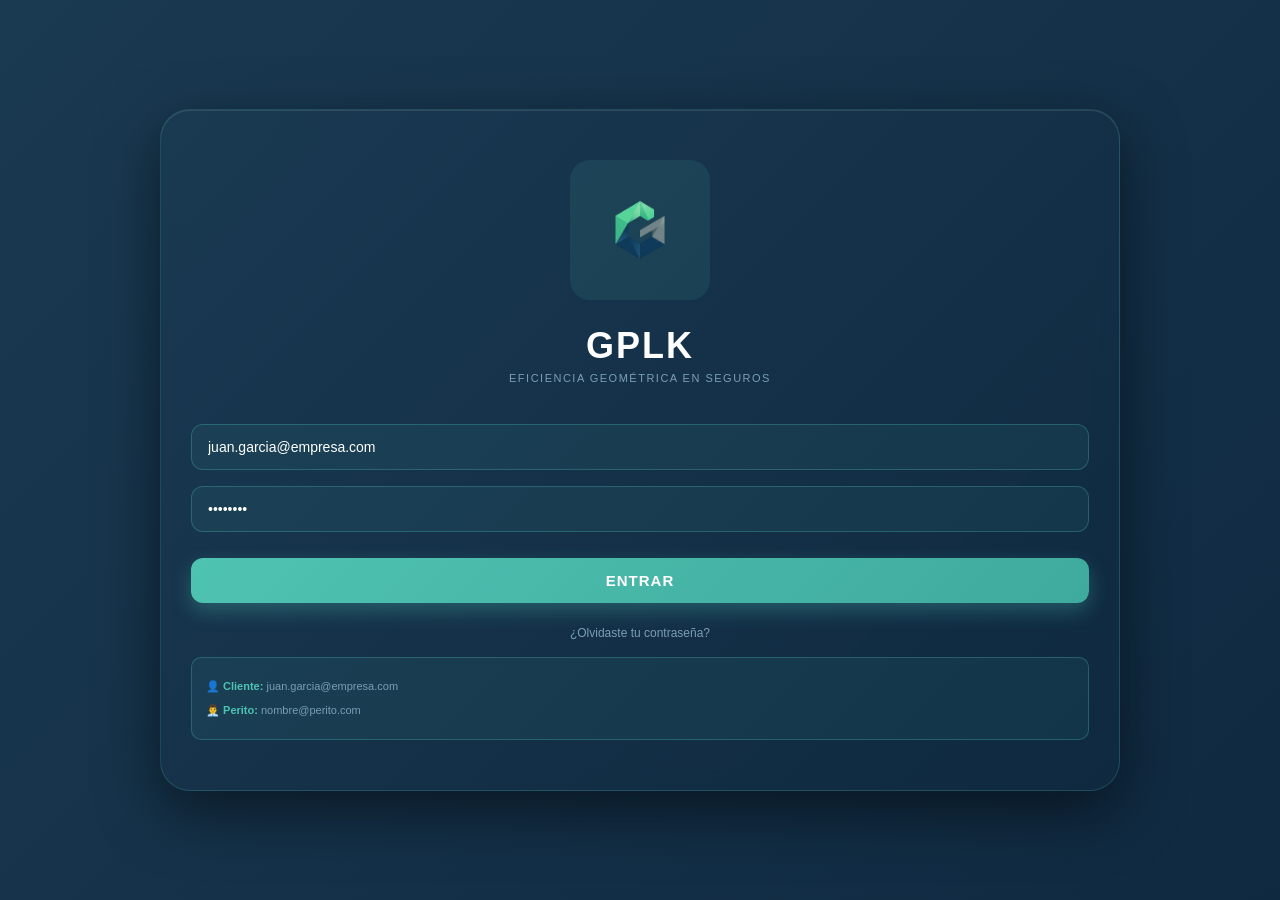
<file: index.html>
<!DOCTYPE html>
<html lang="es">
<head>
    <meta charset="UTF-8">
    <meta name="viewport" content="width=device-width, initial-scale=1.0">
    <title>GPLK - Acceso</title>
    <link rel="stylesheet" href="Styles/stylesCliente.css">
</head>
<body>
    <div class="mobile-container">
        <!-- Contenedor Principal de Login -->
        <div class="mobile-box">
            <!-- Logo y Título -->
            <div class="logo-section">
                <div class="logo-icon">
                    <img src="Images/Logo G.png" alt="Logo GPLK" class="logo-img">
                </div>
                <h1 class="logo-title">GPLK</h1>
                <p class="logo-subtitle">EFICIENCIA GEOMÉTRICA EN SEGUROS</p>
            </div>

            <!-- Formulario de Login Unificado -->
            <form id="loginForm" class="login-form" onsubmit="return validarLogin()">
                <div class="form-group">
                    <input 
                        type="email" 
                        id="usuario" 
                        name="usuario"
                        class="form-input" 
                        placeholder="Usuario o Email"
                        value="juan.garcia@empresa.com"
                        required
                    >
                </div>

                <div class="form-group">
                    <input 
                        type="password" 
                        id="contrasena" 
                        name="contrasena"
                        class="form-input" 
                        placeholder="Contraseña"
                        value="••••••••"
                        required
                    >
                </div>

                <button type="submit" class="btn-entrar">Entrar</button>
            </form>

            <!-- Enlace Contraseña Olvidada -->
            <div class="forgot-password">
                <a href="#" id="forgotLink">¿Olvidaste tu contraseña?</a>
            </div>

            <!-- Nota informativa -->
            <div class="login-note">
                <p><strong>👤 Cliente:</strong> juan.garcia@empresa.com</p>
                <p><strong>👨‍💼 Perito:</strong> nombre@perito.com</p>
            </div>
        </div>
    </div>

    <script src="js/login.js"></script>
</body>
</html>
</file>
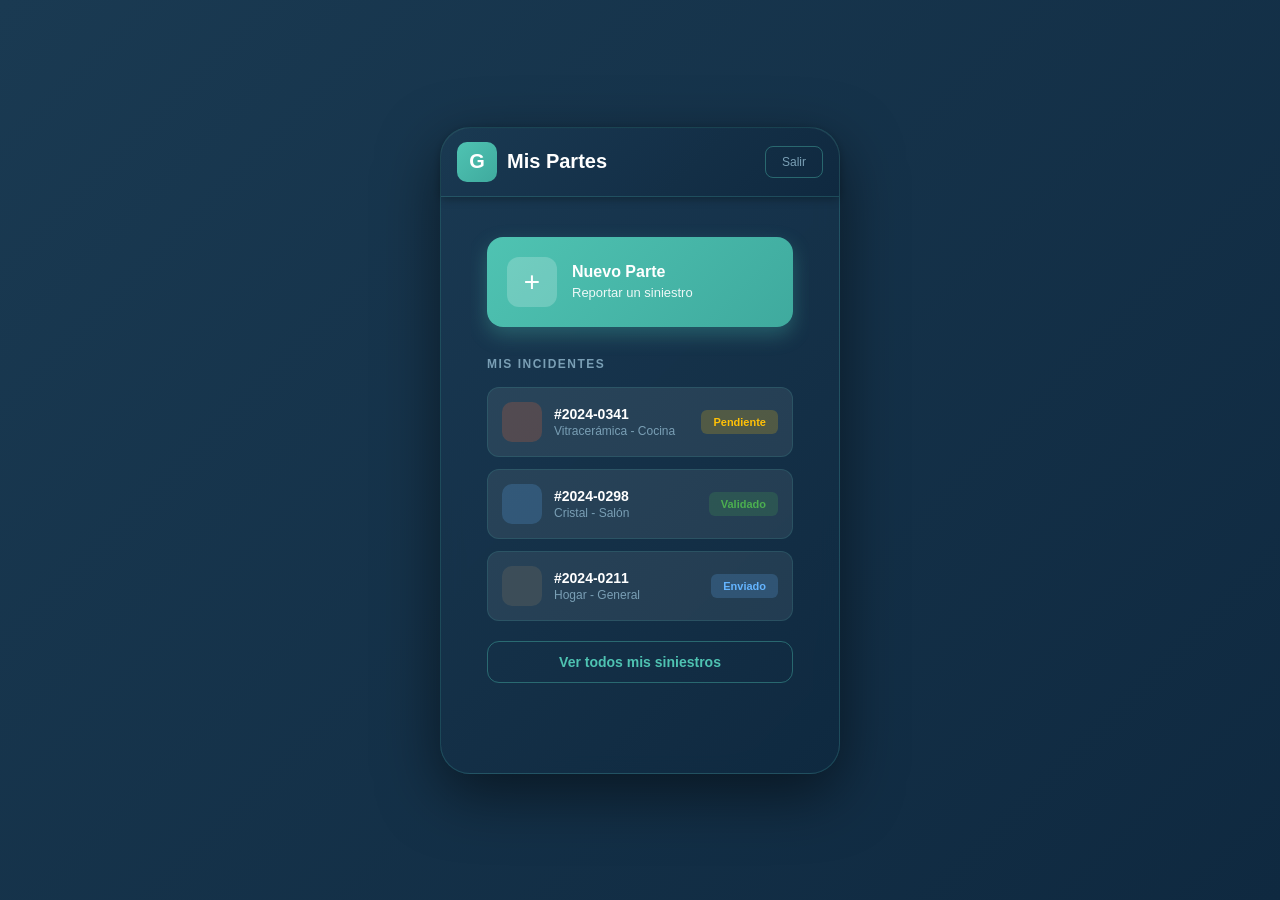
<file: dashboard.html>
<!DOCTYPE html>
<html lang="es">
<head>
    <meta charset="UTF-8">
    <meta name="viewport" content="width=device-width, initial-scale=1.0">
    <title>GPLK - Dashboard</title>
    <link rel="stylesheet" href="Styles/styles.css">
</head>
<body>
    <div class="mobile-container">
        <!-- Contenedor Principal del Dashboard -->
         <div class="mobile-box">
            <!-- Encabezado del Dashboard -->
            <div class="dashboard-header">
                <div class="header-left">
                    <div class="logo-small">G</div>
                    <h1>Mis Partes</h1>
                </div>
                <div class="header-right">
                    <button class="btn-logout" onclick="logout()">Salir</button>
                </div>
            </div>

            <!-- Contenido Principal -->
            <div class="dashboard-content">
                <!-- Botón Nuevo Parte -->
                <button class="btn-nuevo-parte" onclick="irASeleccion()">
                    <span class="btn-icon">+</span>
                    <div class="btn-text">
                        <p class="btn-title">Nuevo Parte</p>
                        <p class="btn-subtitle">Reportar un siniestro</p>
                    </div>
                </button>

                <!-- Sección Mis Incidentes/Siniestros -->
                <div class="incidentes-section">
                    <h2 class="section-title">MIS INCIDENTES</h2>
                    
                    <div id="incidentesList" class="incidentes-list">
                        <!-- Los incidentes se cargarán aquí dinámicamente -->
                        <div class="incidente-card">
                            <div class="incidente-icon fuego"></div>
                            <div class="incidente-info">
                                <p class="incidente-id">#2024-0341</p>
                                <p class="incidente-tipo">Vitracerámica - Cocina</p>
                            </div>
                            <span class="badge badge-pendiente">Pendiente</span>
                        </div>

                        <div class="incidente-card">
                            <div class="incidente-icon cristal"></div>
                            <div class="incidente-info">
                                <p class="incidente-id">#2024-0298</p>
                                <p class="incidente-tipo">Cristal - Salón</p>
                            </div>
                            <span class="badge badge-validado">Validado</span>
                        </div>

                        <div class="incidente-card">
                            <div class="incidente-icon hogar"></div>
                            <div class="incidente-info">
                                <p class="incidente-id">#2024-0211</p>
                                <p class="incidente-tipo">Hogar - General</p>
                            </div>
                            <span class="badge badge-enviado">Enviado</span>
                        </div>
                    </div>
                </div>

                <!-- Botón Ver Todos -->
                <button class="btn-seguimiento" onclick="irASeguimiento()">
                    Ver todos mis siniestros
                </button>
            </div>
        </div>
    </div>

    <script src="js/main.js"></script>
</body>
</html>
</file>
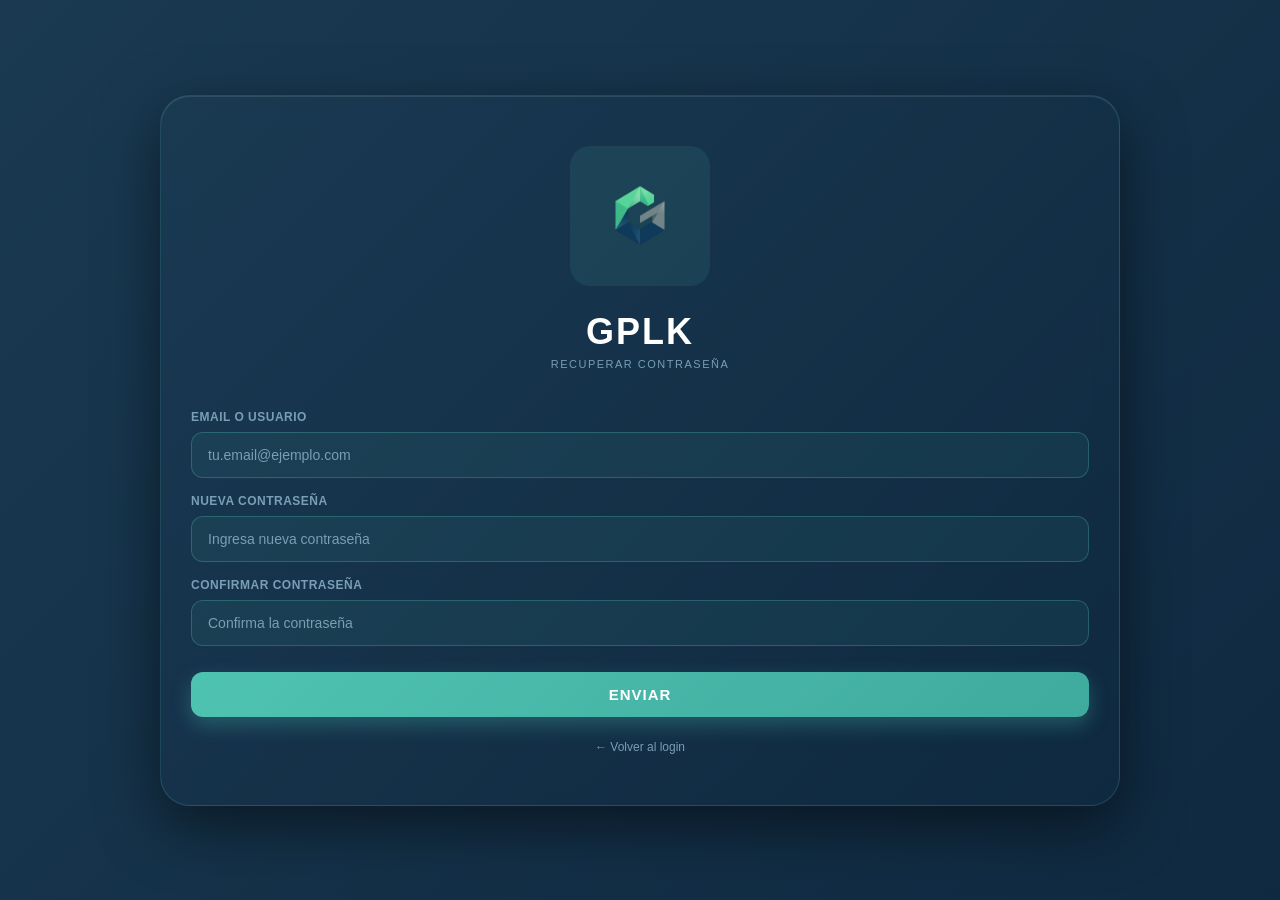
<file: recuperar-contraseña.html>
<!DOCTYPE html>
<html lang="es">
<head>
    <meta charset="UTF-8">
    <meta name="viewport" content="width=device-width, initial-scale=1.0">
    <title>Recuperar Contraseña - GPLK</title>
    <link rel="stylesheet" href="Styles/stylesCliente.css">
</head>
<body>
    <div class="mobile-container">
        <!-- Contenedor Principal -->
        <div class="mobile-box">
            <!-- Logo y Título -->
            <div class="logo-section">
                <div class="logo-icon">
                    <img src="Images/Logo G.png" alt="Logo GPLK" class="logo-img">
                </div>
                <h1 class="logo-title">GPLK</h1>
                <p class="logo-subtitle">RECUPERAR CONTRASEÑA</p>
            </div>

            <!-- Formulario de Recuperación -->
            <form id="recuperarForm" class="login-form" onsubmit="return procesarRecuperacion()">
                <!-- Email -->
                <div class="form-group">
                    <label class="form-label">Email o Usuario</label>
                    <input 
                        type="email" 
                        id="emailRecuperacion" 
                        name="email"
                        class="form-input" 
                        placeholder="tu.email@ejemplo.com"
                        required
                    >
                </div>

                <!-- Nueva Contraseña -->
                <div class="form-group">
                    <label class="form-label">Nueva Contraseña</label>
                    <input 
                        type="password" 
                        id="nuevaContrasena" 
                        name="nuevaContrasena"
                        class="form-input" 
                        placeholder="Ingresa nueva contraseña"
                        required
                    >
                </div>

                <!-- Confirmar Contraseña -->
                <div class="form-group">
                    <label class="form-label">Confirmar Contraseña</label>
                    <input 
                        type="password" 
                        id="confirmarContrasena" 
                        name="confirmarContrasena"
                        class="form-input" 
                        placeholder="Confirma la contraseña"
                        required
                    >
                </div>

                <!-- Botón Enviar -->
                <button type="submit" class="btn-entrar">Enviar</button>
            </form>

            <!-- Enlace Volver -->
            <div class="forgot-password">
                <a href="index.html">← Volver al login</a>
            </div>
        </div>
    </div>

    <script src="js/recuperar-contraseña.js"></script>
</body>
</html>
</file>
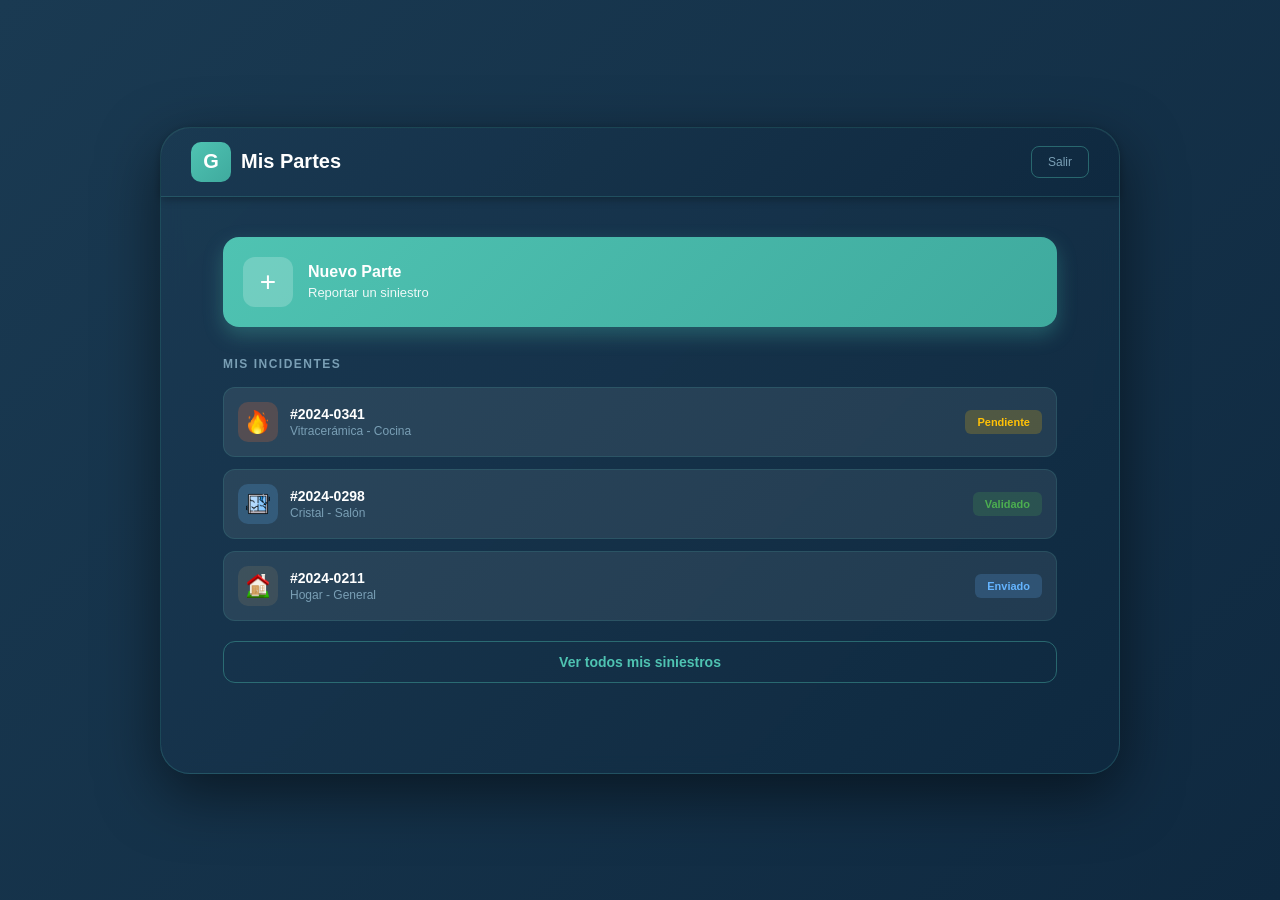
<file: cliente/dashboard.html>
<!DOCTYPE html>
<html lang="es">
<head>
    <meta charset="UTF-8">
    <meta name="viewport" content="width=device-width, initial-scale=1.0">
    <title>GPLK - Dashboard</title>
    <link rel="stylesheet" href="../Styles/stylesCliente.css">
</head>
<body>
    <div class="mobile-container">
        <!-- Contenedor Principal del Dashboard -->
         <div class="mobile-box">
            <!-- Encabezado del Dashboard -->
            <div class="dashboard-header">
                <div class="header-left">
                    <div class="logo-small">G</div>
                    <h1>Mis Partes</h1>
                </div>
                <div class="header-right">
                    <button class="btn-logout" onclick="logout()">Salir</button>
                </div>
            </div>

            <!-- Contenido Principal -->
            <div class="dashboard-content">
                <!-- Botón Nuevo Parte -->
                <a href="seleccion.html" class="btn-nuevo-parte">
                    <span class="btn-icon">+</span>
                    <div class="btn-text">
                        <p class="btn-title">Nuevo Parte</p>
                        <p class="btn-subtitle">Reportar un siniestro</p>
                    </div>
                </a>

                <!-- Sección Mis Incidentes/Siniestros -->
                <div class="incidentes-section">
                    <h2 class="section-title">MIS INCIDENTES</h2>
                    
                    <div id="incidentesList" class="incidentes-list">
                        <!-- Los incidentes se cargarán aquí dinámicamente -->
                        <div class="incidente-card">
                            <div class="incidente-icon fuego"><img src="../Images/fuego.png" alt="Fuego"></div>
                            <div class="incidente-info">
                                <p class="incidente-id">#2024-0341</p>
                                <p class="incidente-tipo">Vitracerámica - Cocina</p>
                            </div>
                            <span class="badge badge-pendiente">Pendiente</span>
                        </div>

                        <div class="incidente-card">
                            <div class="incidente-icon cristal"><img src="../Images/cristal.png" alt="Cristal"></div>
                            <div class="incidente-info">
                                <p class="incidente-id">#2024-0298</p>
                                <p class="incidente-tipo">Cristal - Salón</p>
                            </div>
                            <span class="badge badge-validado">Validado</span>
                        </div>

                        <div class="incidente-card">
                            <div class="incidente-icon hogar"><img src="../Images/hogar.png" alt="Hogar"></div>
                            <div class="incidente-info">
                                <p class="incidente-id">#2024-0211</p>
                                <p class="incidente-tipo">Hogar - General</p>
                            </div>
                            <span class="badge badge-enviado">Enviado</span>
                        </div>
                    </div>
                </div>

                <!-- Botón Ver Todos -->
                <a href="seguimiento.html" class="btn-seguimiento">
                    Ver todos mis siniestros
                </a>
            </div>
        </div>
    </div>

    <script src="../js/main.js"></script>
</body>
</html>
</file>
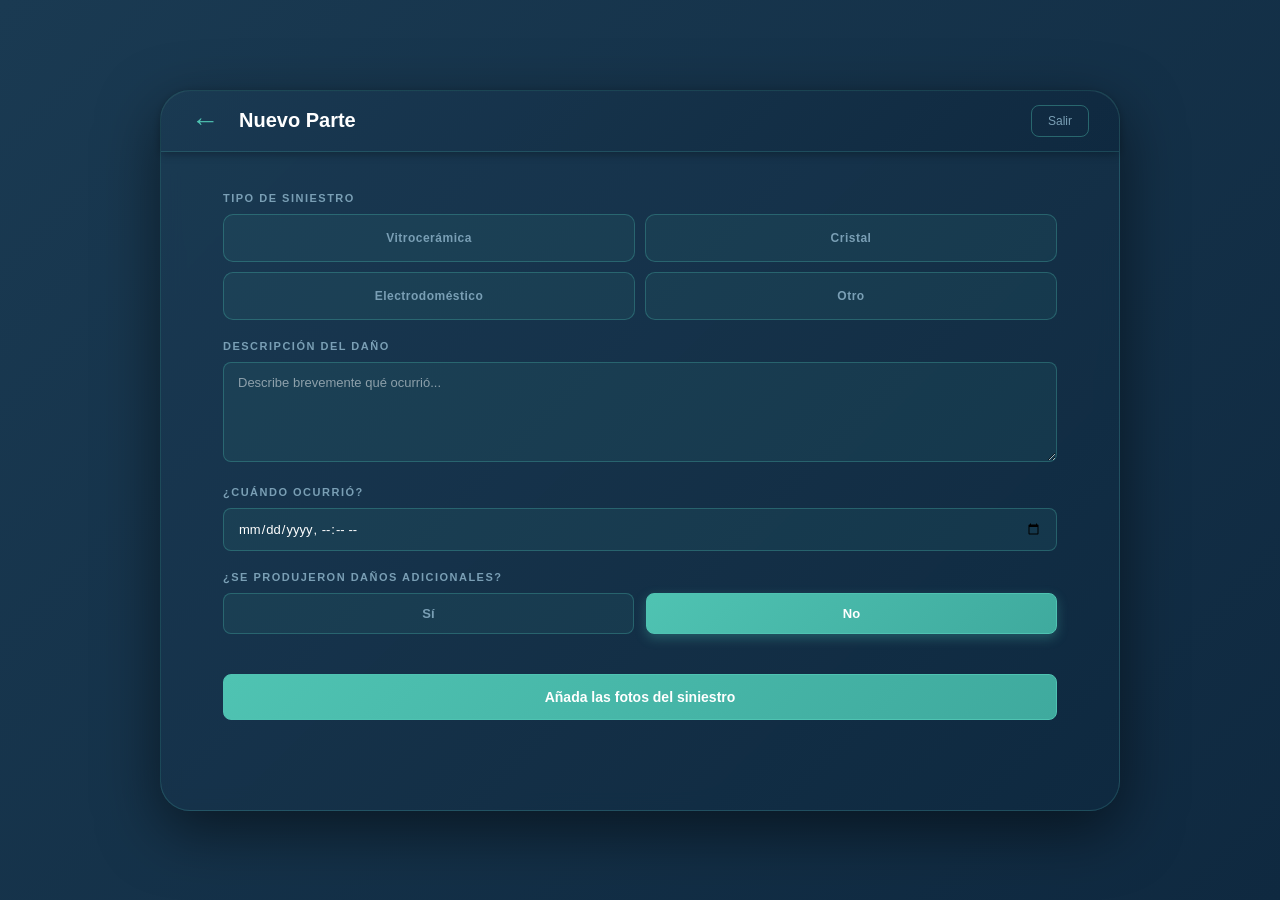
<file: cliente/formulario_v1.html>
<!DOCTYPE html>
<html lang="es">
<head>
    <meta charset="UTF-8">
    <meta name="viewport" content="width=device-width, initial-scale=1.0">
    <title>Formulario - Proceso Guiado</title>
    <link rel="stylesheet" href="../Styles/stylesCliente.css">
</head>
<body>
    <div class="mobile-container">
        <div class="mobile-box">
            <!-- Header -->
            <div class="dashboard-header">
                <div class="header-left">
                    <a href="seleccion.html" class="btn-back" style="margin-right: 10px;">←</a>
                    <h1>Nuevo Parte</h1>
                </div>
                <div class="header-right">
                    <button class="btn-logout" onclick="logout()">Salir</button>
                </div>
            </div>

            <!-- Contenido del formulario -->
            <div class="dashboard-content">
                <form id="formularioV1" class="guided-form">
                    <!-- TIPO DE SINIESTRO -->
                    <div class="form-section">
                        <label class="section-label">Tipo de Siniestro</label>
                        <div class="tipo-buttons-v1">
                            <button type="button" class="tipo-btn-v1" data-tipo="vitrocirama" onclick="seleccionarTipo('vitrocirama', this)">
                                Vitrocerámica
                            </button>
                            <button type="button" class="tipo-btn-v1" data-tipo="cristal" onclick="seleccionarTipo('cristal', this)">
                                Cristal
                            </button>
                            <button type="button" class="tipo-btn-v1" data-tipo="electrodomestico" onclick="seleccionarTipo('electrodomestico', this)">
                                Electrodoméstico
                            </button>
                            <button type="button" class="tipo-btn-v1" data-tipo="otro" onclick="seleccionarTipo('otro', this)">
                                Otro
                            </button>
                        </div>
                        <input type="hidden" id="tipoSiniestro" name="tipoSiniestro" required>
                    </div>

                    <!-- DESCRIPCIÓN DEL DAÑO -->
                    <div class="form-section">
                        <label class="section-label">Descripción del Daño</label>
                        <textarea class="textarea-input" placeholder="Describe brevemente qué ocurrió..." name="descripcionDano" required></textarea>
                    </div>

                    <!-- CUÁNDO OCURRIÓ -->
                    <div class="form-section">
                        <label class="section-label">¿Cuándo Ocurrió?</label>
                        <input type="datetime-local" class="text-input" name="fechaOcurrencia" required>
                    </div>

                    <!-- PREGUNTAS DINÁMICAS SEGÚN TIPO -->
                    <div id="preguntasDinamicas"></div>

                    <!-- ¿SE PRODUJERON DAÑOS ADICIONALES? -->
                    <div class="form-section">
                        <label class="section-label">¿Se Produjeron Daños Adicionales?</label>
                        <div class="button-group-v1">
                            <button type="button" class="btn-opcion" onclick="toglarBoton('si', this)">Sí</button>
                            <button type="button" class="btn-opcion active" onclick="toglarBoton('no', this)">No</button>
                        </div>
                        <input type="hidden" id="danosAdicionales" name="danosAdicionales" value="no">
                    </div>

                    <!-- CAMPO PARA DAÑOS ADICIONALES (Condicional) -->
                    <div class="form-section" id="danosAdicionalesField" style="display: none;">
                        <label class="section-label">Especifica los Daños</label>
                        <textarea class="textarea-input" placeholder="Describe otros daños..." name="detallesDanosAdicionales"></textarea>
                    </div>

                    <button type="button" class="btn-siguiente" onclick="irAFotos()">
                        Añada las fotos del siniestro
                    </button>
                </form>
            </div>
        </div>
    </div>

    <script src="../js/main.js"></script>
    <script src="../js/formulario_v1.js"></script>
</body>
</html>
</file>
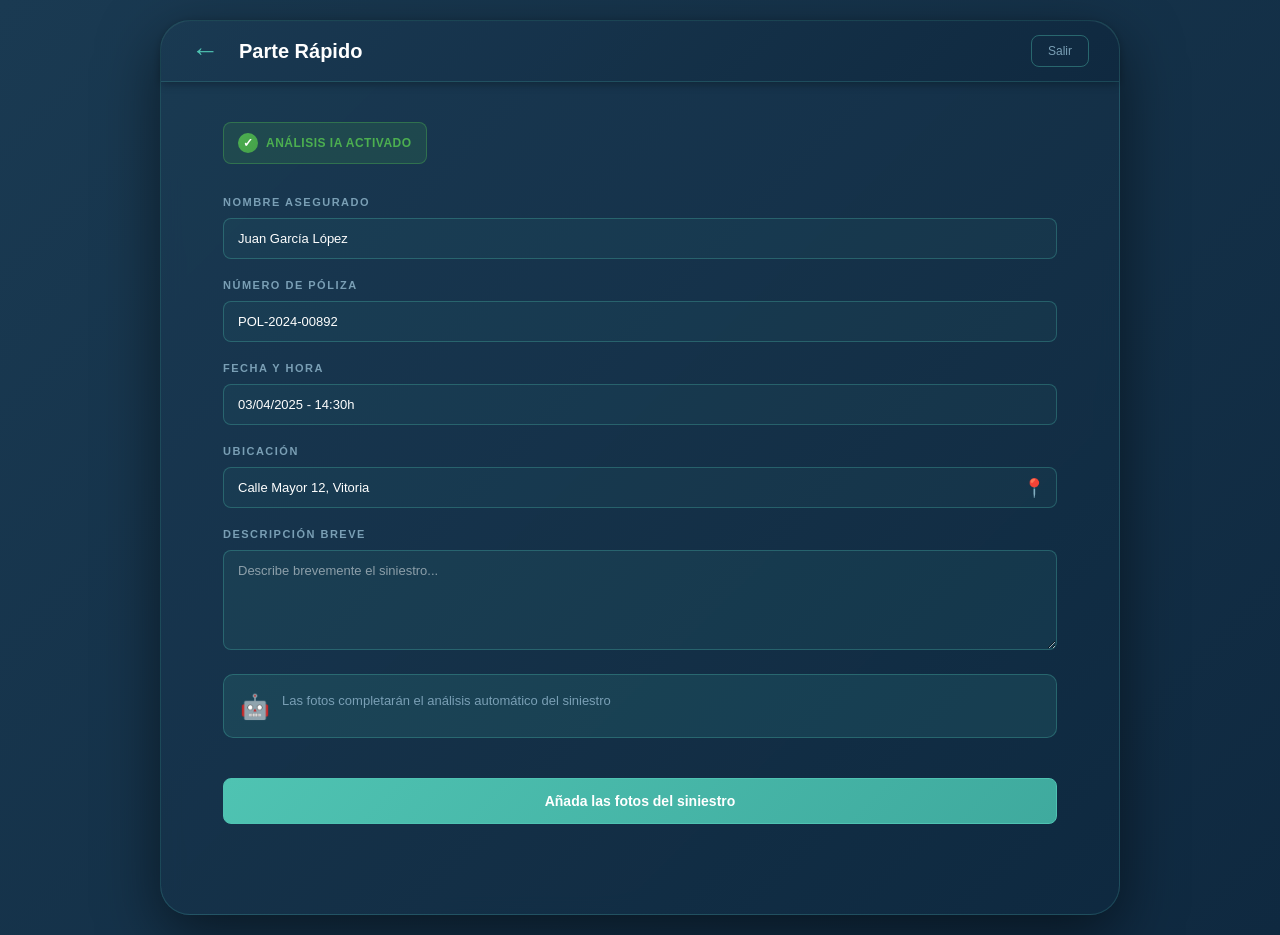
<file: cliente/formulario_v2.html>
<!DOCTYPE html>
<html lang="es">
<head>
    <meta charset="UTF-8">
    <meta name="viewport" content="width=device-width, initial-scale=1.0">
    <title>Formulario - Análisis Rápido</title>
    <link rel="stylesheet" href="../Styles/stylesCliente.css">
</head>
<body>
    <div class="mobile-container">
        <div class="mobile-box">
            <!-- Header -->
            <div class="dashboard-header">
                <div class="header-left">
                    <a href="seleccion.html" class="btn-back" style="margin-right: 10px;">←</a>
                    <h1>Parte Rápido</h1>
                </div>
                <div class="header-right">
                    <button class="btn-logout" onclick="logout()">Salir</button>
                </div>
            </div>

            <!-- Contenido del formulario -->
            <div class="dashboard-content">
                <form id="formularioV2" class="guided-form">
                    <!-- BADGE IA ACTIVADO -->
                    <div class="form-section">
                        <div class="badge-ia-activado">
                            <span class="badge-ia-icon">✓</span>
                            <span class="badge-ia-text">Análisis IA activado</span>
                        </div>
                    </div>

                    <!-- NOMBRE ASEGURADO -->
                    <div class="form-section">
                        <label class="section-label">Nombre Asegurado</label>
                        <input type="text" class="text-input readonly-input" value="Juan García López" readonly>
                    </div>

                    <!-- NÚMERO DE PÓLIZA -->
                    <div class="form-section">
                        <label class="section-label">Número de Póliza</label>
                        <input type="text" class="text-input readonly-input" value="POL-2024-00892" readonly>
                    </div>

                    <!-- FECHA Y HORA -->
                    <div class="form-section">
                        <label class="section-label">Fecha y Hora</label>
                        <input type="text" class="text-input readonly-input" value="03/04/2025 - 14:30h" readonly>
                    </div>

                    <!-- UBICACIÓN -->
                    <div class="form-section">
                        <label class="section-label">Ubicación</label>
                        <div class="ubicacion-input-group">
                            <input type="text" class="text-input readonly-input" value="Calle Mayor 12, Vitoria" readonly>
                            <span class="ubicacion-icon">📍</span>
                        </div>
                    </div>

                    <!-- DESCRIPCIÓN CORTA -->
                    <div class="form-section">
                        <label class="section-label">Descripción Breve</label>
                        <textarea class="textarea-input" placeholder="Describe brevemente el siniestro..." name="descripcionBreve" required></textarea>
                    </div>

                    <!-- AVISO IA -->
                    <div class="form-section">
                        <div class="aviso-ia">
                            <span class="aviso-ia-icon">🤖</span>
                            <p class="aviso-ia-text">Las fotos completarán el análisis automático del siniestro</p>
                        </div>
                    </div>

                    <button type="button" class="btn-siguiente" onclick="irAFotos()">
                        Añada las fotos del siniestro
                    </button>
                </form>
            </div>
        </div>
    </div>

    <script src="../js/main.js"></script>
    <script src="../js/formulario_v2.js"></script>
</body>
</html>
</file>
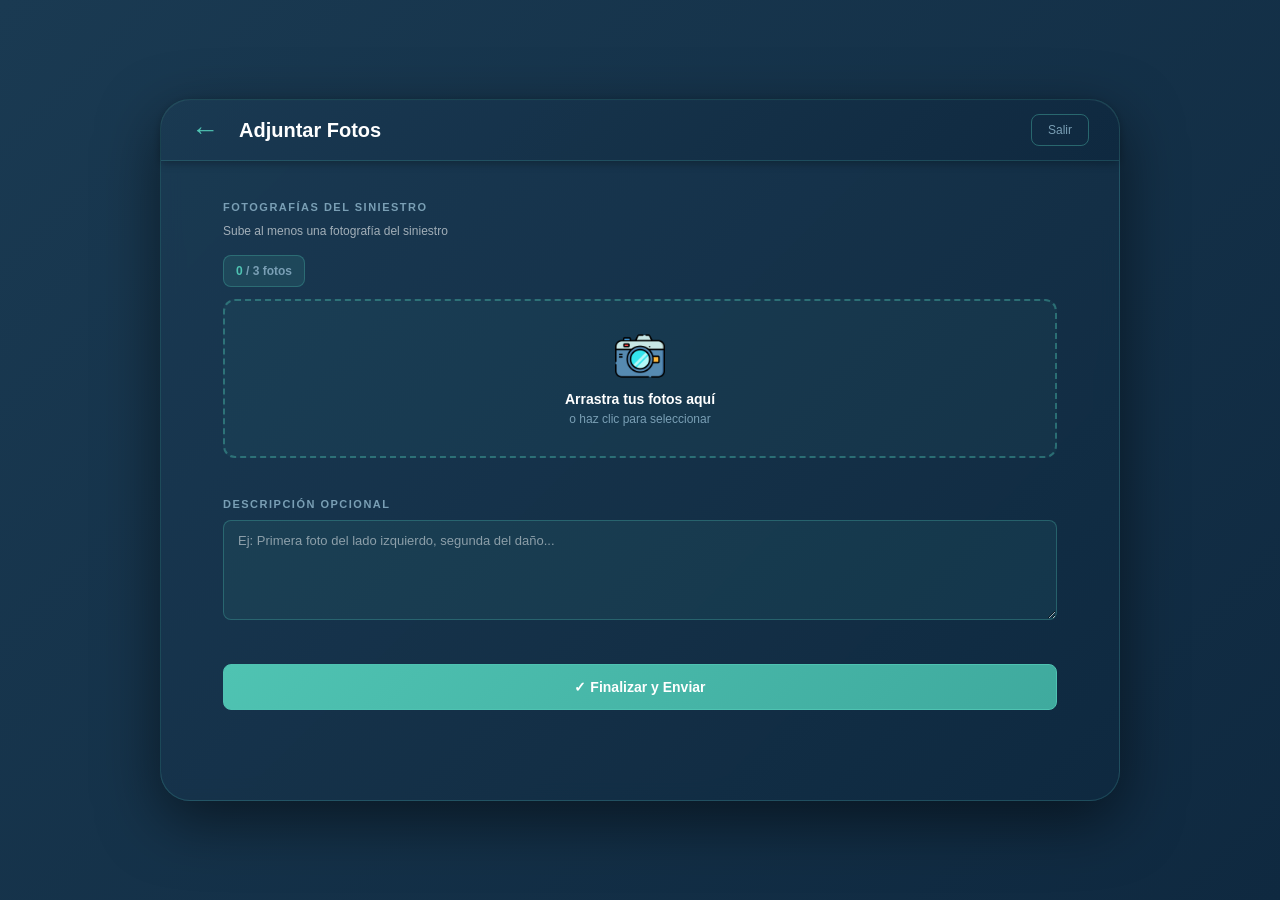
<file: cliente/fotos.html>
<!DOCTYPE html>
<html lang="es">
<head>
    <meta charset="UTF-8">
    <meta name="viewport" content="width=device-width, initial-scale=1.0">
    <title>Fotos del Siniestro</title>
    <link rel="stylesheet" href="../Styles/stylesCliente.css">
</head>
<body>
    <div class="mobile-container">
        <div class="mobile-box">
            <!-- Header -->
            <div class="dashboard-header">
                <div class="header-left">
                    <a href="formulario_v1.html" class="btn-back" style="margin-right: 10px;">←</a>
                    <h1>Adjuntar Fotos</h1>
                </div>
                <div class="header-right">
                    <button class="btn-logout" onclick="logout()">Salir</button>
                </div>
            </div>

            <!-- Contenido del formulario -->
            <div class="dashboard-content">
                <form id="fotosForm" class="guided-form">
                    <!-- FOTOGRAFÍAS DEL SINIESTRO -->
                    <div class="form-section">
                        <label class="section-label">Fotografías del Siniestro</label>
                        <p class="form-hint">Sube al menos una fotografía del siniestro</p>
                        
                        <!-- Contador de fotos -->
                        <div class="fotos-contador">
                            <span id="fotosCount">0</span> / 3 fotos
                        </div>
                        
                        <!-- Drop Zone para Fotos -->
                        <div class="drop-zone" id="dropZone">
                            <div class="drop-zone-icon"><img src="../Images/camara.png" alt="Cámara"></div>
                            <div class="drop-zone-text">
                                <p class="drop-zone-title">Arrastra tus fotos aquí</p>
                                <p class="drop-zone-subtitle">o haz clic para seleccionar</p>
                            </div>
                            <input type="file" id="fotosInput" name="fotos" multiple accept="image/*" style="display: none;">
                        </div>

                        <!-- Preview de Fotos -->
                        <div id="fotosPreview" class="fotos-preview"></div>
                    </div>

                    <!-- DESCRIPCIÓN OPCIONAL -->
                    <div class="form-section">
                        <label class="section-label">Descripción Opcional</label>
                        <textarea class="textarea-input" placeholder="Ej: Primera foto del lado izquierdo, segunda del daño..." name="descripcionFotos"></textarea>
                    </div>

                    <button type="button" class="btn-siguiente" onclick="enviarFormulario()">
                        ✓ Finalizar y Enviar
                    </button>
                </form>
            </div>
        </div>
    </div>

    <script src="../js/main.js"></script>
    <script src="../js/fotos.js"></script>
</body>
</html>
</file>
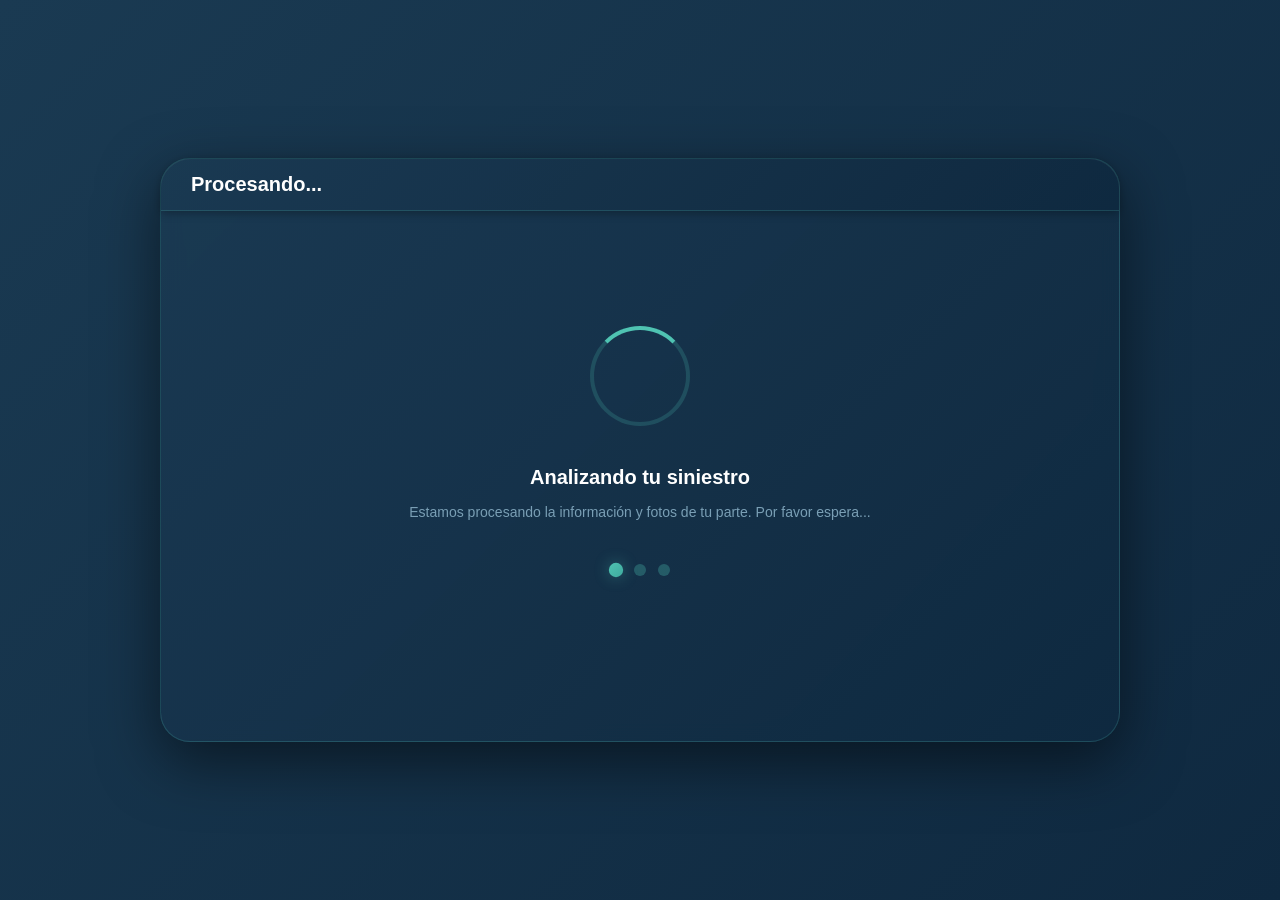
<file: cliente/procesando.html>
<!DOCTYPE html>
<html lang="es">
<head>
    <meta charset="UTF-8">
    <meta name="viewport" content="width=device-width, initial-scale=1.0">
    <title>Procesando - GPLK</title>
    <link rel="stylesheet" href="../Styles/stylesCliente.css">
</head>
<body>
    <div class="mobile-container">
        <div class="mobile-box">
            <!-- Header -->
            <div class="dashboard-header">
                <div class="header-left">
                    <h1>Procesando...</h1>
                </div>
            </div>

            <!-- Contenido -->
            <div class="dashboard-content">
                <div class="procesando-container">
                    <!-- Animación de carga -->
                    <div class="loading-animation">
                        <div class="spinner"></div>
                    </div>

                    <!-- Mensaje -->
                    <div class="procesando-message">
                        <h2>Analizando tu siniestro</h2>
                        <p class="procesando-text">Estamos procesando la información y fotos de tu parte. Por favor espera...</p>
                    </div>

                    <!-- Indicador de progreso -->
                    <div class="progress-dots">
                        <span class="dot active"></span>
                        <span class="dot"></span>
                        <span class="dot"></span>
                    </div>
                </div>
            </div>
        </div>
    </div>

    <script src="../js/main.js"></script>
    <script src="../js/procesando.js"></script>
</body>
</html>
</file>
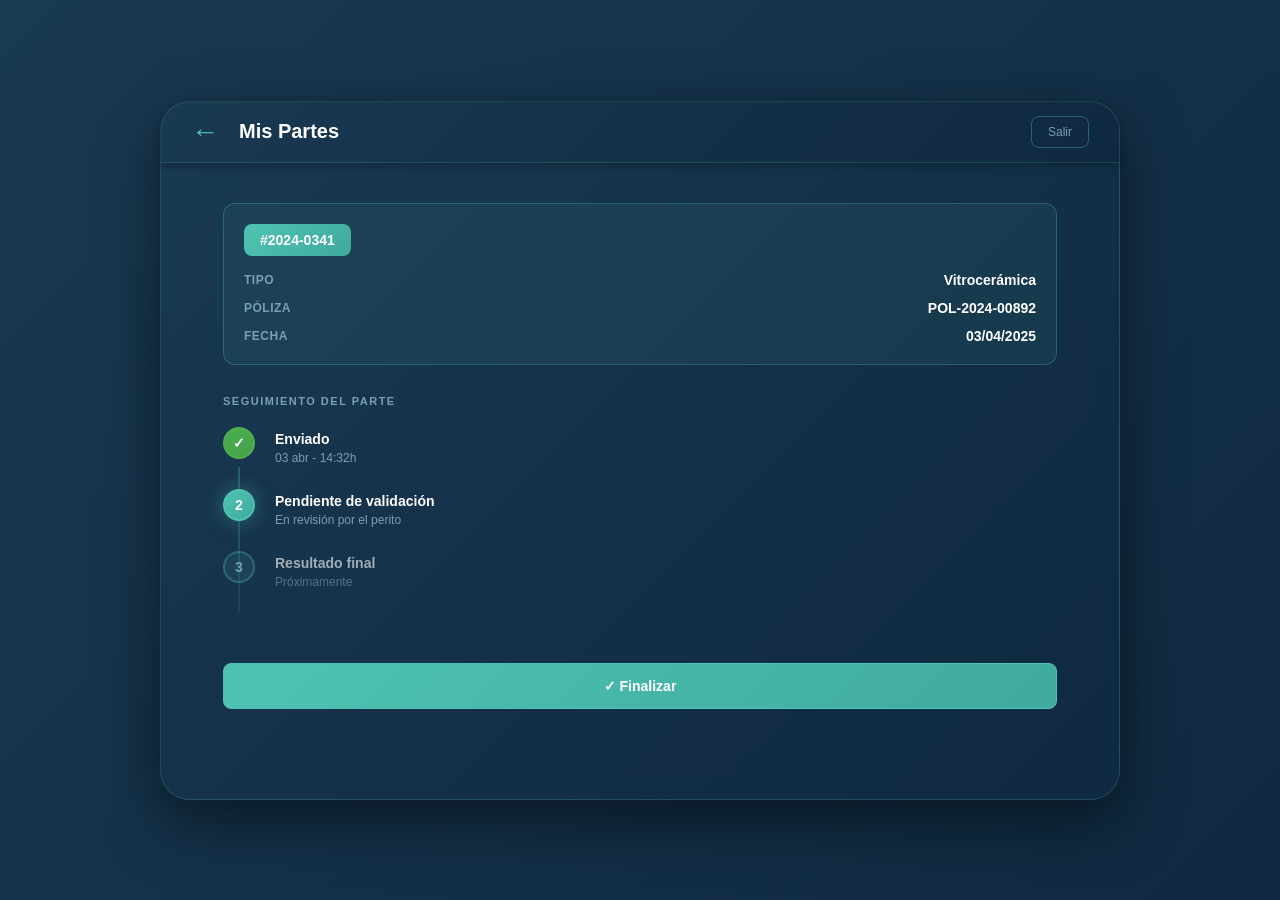
<file: cliente/seguimiento.html>
<!DOCTYPE html>
<html lang="es">
<head>
    <meta charset="UTF-8">
    <meta name="viewport" content="width=device-width, initial-scale=1.0">
    <title>Seguimiento - GPLK</title>
    <link rel="stylesheet" href="../Styles/stylesCliente.css">
</head>
<body>
    <div class="mobile-container">
        <div class="mobile-box">
            <!-- Header -->
            <div class="dashboard-header">
                <div class="header-left">
                    <a href="dashboard.html" class="btn-back" style="margin-right: 10px;">←</a>
                    <h1>Mis Partes</h1>
                </div>
                <div class="header-right">
                    <button class="btn-logout" onclick="logout()">Salir</button>
                </div>
            </div>

            <!-- Contenido -->
            <div class="dashboard-content">
                <!-- Encabezado del Parte -->
                <div class="seguimiento-header">
                    <div class="parte-id">#2024-0341</div>
                    <div class="parte-datos">
                        <div class="dato-fila">
                            <span class="dato-label">Tipo</span>
                            <span class="dato-valor">Vitrocerámica</span>
                        </div>
                        <div class="dato-fila">
                            <span class="dato-label">Póliza</span>
                            <span class="dato-valor">POL-2024-00892</span>
                        </div>
                        <div class="dato-fila">
                            <span class="dato-label">Fecha</span>
                            <span class="dato-valor">03/04/2025</span>
                        </div>
                    </div>
                </div>

                <!-- Seguimiento del Parte -->
                <div class="seguimiento-seccion">
                    <h3 class="section-label" style="margin-bottom: 20px;">Seguimiento del Parte</h3>

                    <!-- Timeline de estados -->
                    <div class="timeline">
                        <!-- Estado 1: Enviado -->
                        <div class="timeline-item completed">
                            <div class="timeline-marker">
                                <span class="marker-icon">✓</span>
                            </div>
                            <div class="timeline-content">
                                <h4 class="timeline-title">Enviado</h4>
                                <p class="timeline-date">03 abr - 14:32h</p>
                            </div>
                        </div>

                        <!-- Estado 2: Pendiente de validación -->
                        <div class="timeline-item active">
                            <div class="timeline-marker">
                                <span class="marker-number">2</span>
                            </div>
                            <div class="timeline-content">
                                <h4 class="timeline-title">Pendiente de validación</h4>
                                <p class="timeline-date">En revisión por el perito</p>
                            </div>
                        </div>

                        <!-- Estado 3: Resultado final -->
                        <div class="timeline-item pending">
                            <div class="timeline-marker">
                                <span class="marker-number">3</span>
                            </div>
                            <div class="timeline-content">
                                <h4 class="timeline-title">Resultado final</h4>
                                <p class="timeline-date">Próximamente</p>
                            </div>
                        </div>
                    </div>
                </div>

                <!-- Botón Finalizar -->
                <button type="button" class="btn-siguiente" onclick="finalizarSeguimiento()">
                    ✓ Finalizar
                </button>
            </div>
        </div>
    </div>

    <script src="../js/main.js"></script>
    <script src="../js/seguimiento.js"></script>
</body>
</html>
</file>
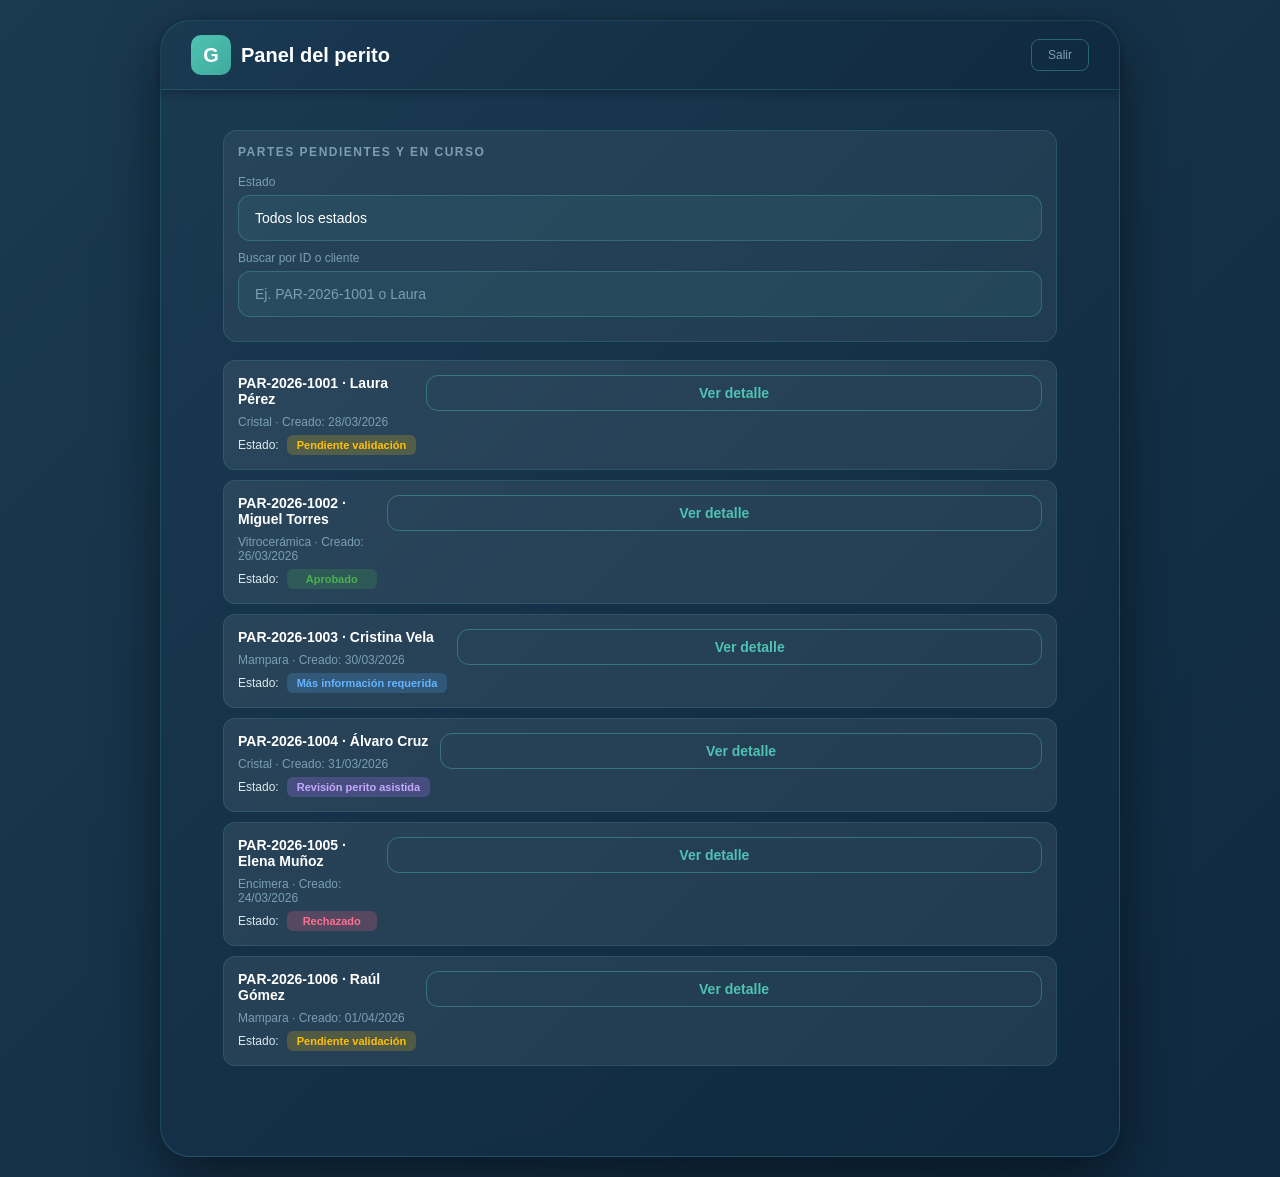
<file: perito/perito-dashboard.html>
<!DOCTYPE html>
<html lang="es">
<head>
    <meta charset="UTF-8">
    <meta name="viewport" content="width=device-width, initial-scale=1.0">
    <title>GPLK - Panel del Perito</title>
    <link rel="stylesheet" href="../Styles/stylesCliente.css">
    <link rel="stylesheet" href="../Styles/perito.css">   
</head>
<body data-page="perito-dashboard">
    <div class="mobile-container">
        <div class="mobile-box perito-panel-box">
            <div class="dashboard-header">
                <div class="header-left">
                    <div class="logo-small">G</div>
                    <h1>Panel del perito</h1>
                </div>
                <div class="header-right">
                    <button class="btn-logout" id="peritoLogoutBtn">Salir</button>
                </div>
            </div>

            <div class="dashboard-content perito-dashboard-content">
                <div class="perito-filters">
                    <h2 class="section-title">PARTES PENDIENTES Y EN CURSO</h2>
                    <div class="form-group">
                        <label for="statusFilter" class="perito-label">Estado</label>
                        <select id="statusFilter" class="form-input perito-select">
                            <option value="all">Todos los estados</option>
                            <option value="Pendiente validación">Pendiente validación</option>
                            <option value="Aprobado">Aprobado</option>
                            <option value="Rechazado">Rechazado</option>
                            <option value="Más información requerida">Más información requerida</option>
                            <option value="Revisión perito asistida">Revisión perito asistida</option>
                        </select>
                    </div>
                    <div class="form-group">
                        <label for="searchInput" class="perito-label">Buscar por ID o cliente</label>
                        <input
                            type="text"
                            id="searchInput"
                            class="form-input"
                            placeholder="Ej. PAR-2026-1001 o Laura"
                        >
                    </div>
                </div>

                <div id="claimsList" class="perito-claims-list"></div>
                <p id="emptyStateMessage" class="perito-empty-message">No hay partes para los filtros aplicados.</p>
            </div>
        </div>
    </div>

    <script src="perito.js"></script>
</body>
</html>
</file>
<file: Styles/stylesCliente.css>
/* ============================================
   ESTILOS GENERALES - GPLK
   ============================================ */
* {
    margin: 0;
    padding: 0;
    box-sizing: border-box;
}

body {
    font-family: 'Segoe UI', Tahoma, Geneva, Verdana, sans-serif;
    background: linear-gradient(135deg, #1a3a52 0%, #0f2940 100%);
    min-height: 100vh;
    display: flex;
    justify-content: center;
    align-items: center;
    padding: 20px;
}

/* Contenedor "móvil" centrado, adaptable también a escritorio */
.mobile-container {
    width: 100%;
    max-width: 400px;
}

.mobile-box {
    background: linear-gradient(135deg, rgba(26, 58, 82, 0.95) 0%, rgba(15, 41, 64, 0.95) 100%);
    border: 1px solid rgba(79, 195, 178, 0.2);
    border-radius: 30px;
    padding: 50px 30px;            /* NO lo cambies en el @media de escritorio */
    box-shadow:
        0 20px 60px rgba(0, 0, 0, 0.5),
        inset 0 1px 0 rgba(255, 255, 255, 0.1);
    backdrop-filter: blur(10px);
}
/* ============================================
   ESTILOS DEL LOGIN - GPLK
   ============================================ */

/* Sección de Logo */
.logo-section {
    text-align: center;
    margin-bottom: 40px;
}

/* Icono del Logo */
.logo-icon {
    width: 140px;
    height: 140px;
    margin: 0 auto 25px;
    background: rgba(79, 195, 178, 0.1);
    border-radius: 20px;
    display: flex;
    align-items: center;
    justify-content: center;
}

.logo-icon svg {
    width: 100%;
    height: 100%;
}

.logo-img {
    width: 100%;
    height: 100%;
    object-fit: contain;
}

/* Título GPLK */
.logo-title {
    font-size: 36px;
    font-weight: 700;
    color: #ffffff;
    margin-bottom: 5px;
    letter-spacing: 2px;
}

/* Subtítulo */
.logo-subtitle {
    font-size: 11px;
    color: #7a9fb5;
    letter-spacing: 1.5px;
    text-transform: uppercase;
    font-weight: 500;
}

/* Formulario */
.login-form {
    display: flex;
    flex-direction: column;
    gap: 16px;
    margin-bottom: 20px;
}

/* Nota informativa de login */
.login-note {
    background: rgba(79, 195, 178, 0.08);
    border: 1px solid rgba(79, 195, 178, 0.3);
    border-radius: 10px;
    padding: 14px;
    margin-top: 16px;
    font-size: 11px;
    color: #7a9fb5;
    line-height: 1.6;
}

.login-note p {
    margin: 6px 0;
}

.login-note strong {
    color: #4fc3b2;
    font-weight: 700;
}

/* Grupo de formulario */
.form-group {
    display: flex;
    flex-direction: column;
}

/* Label de formulario */
.form-label {
    color: #7a9fb5;
    font-size: 12px;
    font-weight: 700;
    letter-spacing: 0.5px;
    margin-bottom: 8px;
    text-transform: uppercase;
}

/* Inputs */
.form-input {
    padding: 14px 16px;
    border: 1px solid rgba(79, 195, 178, 0.3);
    border-radius: 12px;
    background: rgba(79, 195, 178, 0.08);
    color: #ffffff;
    font-size: 14px;
    transition: all 0.3s ease;
    font-family: inherit;
}

.form-input::placeholder {
    color: #7a9fb5;
}

.form-input:focus {
    outline: none;
    border-color: rgba(79, 195, 178, 0.6);
    background: rgba(79, 195, 178, 0.12);
    box-shadow: 0 0 10px rgba(79, 195, 178, 0.2);
}

/* Botón Entrar */
.btn-entrar {
    padding: 14px 16px;
    background: linear-gradient(135deg, #4fc3b2 0%, #3faa9e 100%);
    color: #ffffff;
    border: none;
    border-radius: 12px;
    font-size: 15px;
    font-weight: 600;
    cursor: pointer;
    transition: all 0.3s ease;
    text-transform: uppercase;
    letter-spacing: 1px;
    box-shadow: 0 8px 20px rgba(79, 195, 178, 0.3);
    margin-top: 10px;
}

.btn-entrar:hover {
    background: linear-gradient(135deg, #5cd9c8 0%, #4fc3b2 100%);
    box-shadow: 0 12px 30px rgba(79, 195, 178, 0.4);
    transform: translateY(-2px);
}

.btn-entrar:active {
    transform: translateY(0);
    box-shadow: 0 4px 12px rgba(79, 195, 178, 0.3);
}

.btn-entrar:disabled {
    opacity: 0.6;
    cursor: not-allowed;
}

/* Enlace Contraseña Olvidada */
.forgot-password {
    text-align: center;
}

.forgot-password a {
    color: #7a9fb5;
    text-decoration: none;
    font-size: 12px;
    transition: all 0.3s ease;
    border-bottom: 1px solid transparent;
}

.forgot-password a:hover {
    color: #4fc3b2;
    border-bottom-color: #4fc3b2;
}

/* Responsive Login */
@media (max-width: 480px) {
    .login-box {
        padding: 40px 20px;
        border-radius: 20px;
    }

    .logo-title {
        font-size: 28px;
    }

    .logo-icon {
        width: 60px;
        height: 60px;
    }

    .form-input,
    .btn-entrar {
        font-size: 13px;
        padding: 12px 14px;
    }

    .logo-section {
        margin-bottom: 30px;
    }

    .login-form {
        gap: 14px;
    }
}

/* ============================================
   ESTILOS DEL DASHBOARD - GPLK
   ============================================ */

/* Encabezado del Dashboard */
.dashboard-header {
    background: linear-gradient(135deg, rgba(26, 58, 82, 0.95) 0%, rgba(15, 41, 64, 0.95) 100%);
    border-bottom: 1px solid rgba(79, 195, 178, 0.2);
    padding: 14px 30px;
    display: flex;
    justify-content: space-between;
    align-items: center;
    box-shadow: 0 2px 10px rgba(0, 0, 0, 0.3);
    flex-shrink: 0;

    /* IMPORTANTE: ancho y márgenes alineados con .mobile-box */
    width: calc(100% + 60px);
    margin: -50px -30px 0 -30px;
    border-radius: 30px 30px 0 0;
}

.header-left {
    display: flex;
    align-items: center;
    gap: 10px;
}

.logo-small {
    width: 40px;
    height: 40px;
    background: linear-gradient(135deg, #4fc3b2 0%, #3faa9e 100%);
    border-radius: 10px;
    display: flex;
    align-items: center;
    justify-content: center;
    color: #ffffff;
    font-weight: 700;
    font-size: 20px;
}

.dashboard-header h1 {
    color: #ffffff;
    font-size: 20px;
    font-weight: 600;
    margin: 0;
}

.header-right {
    display: flex;
    gap: 10px;
}

.btn-logout {
    padding: 8px 16px;
    background: transparent;
    color: #7a9fb5;
    border: 1px solid rgba(79, 195, 178, 0.4);
    border-radius: 8px;
    font-size: 12px;
    cursor: pointer;
    transition: all 0.3s ease;
}

.btn-logout:hover {
    color: #4fc3b2;
    border-color: rgba(79, 195, 178, 0.8);
    background: rgba(79, 195, 178, 0.1);
}

/* Contenido del Dashboard */
.dashboard-content {
    flex: 1;
    padding: 40px 16px;
    overflow-y: auto;
    width: 100%;
    display: flex;
    flex-direction: column;
    justify-content: center;
}

/* Botón Nuevo Parte */
.btn-nuevo-parte {
    width: 100%;
    margin: 0 0 30px 0;
    padding: 20px;
    background: linear-gradient(135deg, #4fc3b2 0%, #3faa9e 100%);
    border: none;
    border-radius: 16px;
    color: #ffffff;
    display: flex;
    align-items: center;
    gap: 15px;
    cursor: pointer;
    transition: all 0.3s ease;
    box-shadow: 0 8px 20px rgba(79, 195, 178, 0.3);
    text-decoration: none;
}

.btn-nuevo-parte:hover {
    transform: translateY(-4px);
    box-shadow: 0 12px 30px rgba(79, 195, 178, 0.4);
}

.btn-icon {
    width: 50px;
    height: 50px;
    background: rgba(255, 255, 255, 0.2);
    border-radius: 12px;
    display: flex;
    align-items: center;
    justify-content: center;
    font-size: 28px;
    font-weight: 300;
    flex-shrink: 0;
}

.btn-text {
    text-align: left;
}

.btn-title {
    font-size: 16px;
    font-weight: 600;
    margin-bottom: 4px;
}

.btn-subtitle {
    font-size: 13px;
    opacity: 0.9;
}

/* Sección de Incidentes */
.incidentes-section {
    width: 100%;
}

.section-title {
    color: #7a9fb5;
    font-size: 12px;
    font-weight: 700;
    letter-spacing: 1.5px;
    text-transform: uppercase;
    margin-bottom: 16px;
}

.incidentes-list {
    display: flex;
    flex-direction: column;
    gap: 12px;
    margin-bottom: 20px;
}

/* Tarjeta de Incidente */
.incidente-card {
    background: rgba(255, 255, 255, 0.08);
    border: 1px solid rgba(79, 195, 178, 0.15);
    border-radius: 12px;
    padding: 14px;
    display: flex;
    align-items: center;
    gap: 12px;
    transition: all 0.3s ease;
    cursor: pointer;
}

.incidente-card:hover {
    background: rgba(79, 195, 178, 0.1);
    border-color: rgba(79, 195, 178, 0.3);
    transform: translateX(4px);
}

.incidente-icon {
    width: 40px;
    height: 40px;
    border-radius: 10px;
    display: flex;
    align-items: center;
    justify-content: center;
    font-size: 20px;
    flex-shrink: 0;
}

.incidente-icon img {
    width: 24px;
    height: 24px;
    object-fit: contain;
}

.incidente-icon.fuego {
    background: rgba(255, 107, 53, 0.2);
    color: #ff6b35;
}

.incidente-icon.cristal {
    background: rgba(100, 180, 255, 0.2);
    color: #64b4ff;
}

.incidente-icon.hogar {
    background: rgba(150, 130, 100, 0.2);
    color: #a89878;
}

.incidente-info {
    flex: 1;
}

.incidente-id {
    color: #ffffff;
    font-size: 14px;
    font-weight: 600;
    margin-bottom: 2px;
}

.incidente-tipo {
    color: #7a9fb5;
    font-size: 12px;
}

/* Badges de Estado */
.badge {
    padding: 6px 12px;
    border-radius: 6px;
    font-size: 11px;
    font-weight: 600;
    white-space: nowrap;
    text-transform: capitalize;
}

.badge-pendiente {
    background: rgba(255, 193, 7, 0.2);
    color: #ffc107;
}

.badge-validado {
    background: rgba(76, 175, 80, 0.2);
    color: #4caf50;
}

.badge-enviado {
    background: rgba(100, 180, 255, 0.2);
    color: #64b4ff;
}

/* Botón Seguimiento */
.btn-seguimiento {
    width: 100%;
    margin: 0;
    padding: 12px;
    background: transparent;
    border: 1px solid rgba(79, 195, 178, 0.4);
    border-radius: 12px;
    color: #4fc3b2;
    font-size: 14px;
    font-weight: 600;
    cursor: pointer;
    transition: all 0.3s ease;
    text-decoration: none;
    display: block;
    text-align: center;
}

.btn-seguimiento:hover {
    background: rgba(79, 195, 178, 0.1);
    border-color: #4fc3b2;
}

/* Responsive Dashboard (móvil) */
@media (max-width: 480px) {
    .dashboard-content {
        padding: 16px;
    }

    .btn-nuevo-parte {
        padding: 16px;
        margin-bottom: 24px;
    }

    .btn-icon {
        width: 40px;
        height: 40px;
        font-size: 24px;
    }

    .btn-title {
        font-size: 15px;
    }

    .btn-subtitle {
        font-size: 12px;
    }

    .incidente-card {
        padding: 12px;
    }
}

/* ===================================================
   ESTILOS DE SELECCIÓN - GPLK
   ============================================ */

/* Botón Atrás */
.btn-back {
    background: transparent;
    color: #4fc3b2;
    border: none;
    font-size: 28px;
    cursor: pointer;
    padding: 0;
    transition: all 0.3s ease;
    text-decoration: none;
}

.btn-back:hover {
    color: #5cd9c8;
    transform: translateX(-2px);
}

/* Descripción */
.seleccion-description {
    text-align: center;
    margin-bottom: 24px;
}

.seleccion-description p {
    color: #7a9fb5;
    font-size: 14px;
    font-weight: 500;
}

/* Opciones de Proceso */
.seleccion-options {
    display: flex;
    flex-direction: column;
    gap: 16px;
    margin-bottom: 24px;
}

/* Botón de Opción */
.option-button {
    display: flex;
    align-items: center;
    gap: 14px;
    width: 100%;
    padding: 18px;
    background: linear-gradient(135deg, rgba(79, 195, 178, 0.15) 0%, rgba(79, 195, 178, 0.08) 100%);
    border: 1.5px solid rgba(79, 195, 178, 0.3);
    border-radius: 14px;
    color: #ffffff;
    cursor: pointer;
    text-decoration: none;
    transition: all 0.3s ease;
    position: relative;
    overflow: hidden;
}

.option-button:hover {
    background: linear-gradient(135deg, rgba(79, 195, 178, 0.25) 0%, rgba(79, 195, 178, 0.15) 100%);
    border-color: rgba(79, 195, 178, 0.6);
    transform: translateX(4px);
    box-shadow: 0 8px 20px rgba(79, 195, 178, 0.2);
}

.option-button:active {
    transform: translateX(2px);
}

/* Ícono de Opción */
.option-icon {
    font-size: 32px;
    flex-shrink: 0;
    display: flex;
    align-items: center;
    justify-content: center;
}

.option-icon img {
    width: 32px;
    height: 32px;
    object-fit: contain;
}

/* Contenido de Opción */
.option-content {
    flex: 1;
    text-align: left;
}

.option-title {
    font-size: 16px;
    font-weight: 600;
    margin: 0 0 4px 0;
    color: #ffffff;
}

.option-subtitle {
    font-size: 12px;
    color: #7a9fb5;
    margin: 0;
}

/* Flecha de Opción */
.option-arrow {
    font-size: 20px;
    color: #4fc3b2;
    flex-shrink: 0;
}

/* Información al pie */
.seleccion-info {
    text-align: center;
    padding: 12px;
    background: rgba(79, 195, 178, 0.08);
    border-radius: 10px;
}

.seleccion-info p {
    color: #7a9fb5;
    font-size: 12px;
    margin: 0;
    line-height: 1.4;
}

/* ============================================
   ESTILOS PARA BOTONES DE TIPO SINIESTRO
   ============================================ */

.tipo-buttons {
    display: grid;
    grid-template-columns: 1fr 1fr;
    gap: 10px;
    margin-bottom: 12px;
}

.tipo-btn {
    padding: 12px;
    background: rgba(79, 195, 178, 0.08);
    border: 1px solid rgba(79, 195, 178, 0.3);
    border-radius: 10px;
    color: #7a9fb5;
    font-size: 12px;
    font-weight: 600;
    cursor: pointer;
    transition: all 0.3s ease;
    text-align: center;
    line-height: 1.3;
}

.tipo-btn:hover {
    background: rgba(79, 195, 178, 0.15);
    border-color: rgba(79, 195, 178, 0.5);
}

.tipo-btn.active {
    background: linear-gradient(135deg, #4fc3b2 0%, #3faa9e 100%);
    color: #ffffff;
    border-color: #4fc3b2;
    box-shadow: 0 4px 12px rgba(79, 195, 178, 0.3);
}

/* Responsive para botones de tipo */
@media (max-width: 480px) {
    .tipo-buttons {
        grid-template-columns: 1fr;
        gap: 8px;
    }

    .tipo-btn {
        padding: 10px;
        font-size: 11px;
    }
}

/* ============================================
   ESTILOS PARA PÁGINA DE FOTOS
   ============================================ */

/* Drop Zone */
.drop-zone {
    border: 2px dashed rgba(79, 195, 178, 0.4);
    border-radius: 12px;
    padding: 24px;
    text-align: center;
    cursor: pointer;
    transition: all 0.3s ease;
    background: rgba(79, 195, 178, 0.05);
    display: flex;
    flex-direction: column;
    align-items: center;
    justify-content: center;
    min-height: 140px;
}

.drop-zone:hover {
    border-color: rgba(79, 195, 178, 0.6);
    background: rgba(79, 195, 178, 0.1);
}

.drop-zone.drag-over {
    border-color: #4fc3b2;
    background: rgba(79, 195, 178, 0.15);
    box-shadow: 0 0 15px rgba(79, 195, 178, 0.3);
}

.drop-zone-icon {
    font-size: 48px;
    margin-bottom: 12px;
}

.drop-zone-text {
    margin: 0;
}

.drop-zone-title {
    color: #ffffff;
    font-size: 14px;
    font-weight: 600;
    margin: 0 0 4px 0;
}

.drop-zone-subtitle {
    color: #7a9fb5;
    font-size: 12px;
    margin: 0;
}

/* Preview de Fotos */
.fotos-preview {
    display: grid;
    grid-template-columns: repeat(3, 1fr);
    gap: 10px;
    margin-top: 16px;
}

.foto-item {
    position: relative;
    border-radius: 10px;
    overflow: hidden;
    aspect-ratio: 1;
    background: rgba(79, 195, 178, 0.1);
    border: 1px solid rgba(79, 195, 178, 0.2);
}

.foto-item img {
    width: 100%;
    height: 100%;
    object-fit: cover;
}

.btn-remove-foto {
    position: absolute;
    top: 4px;
    right: 4px;
    width: 28px;
    height: 28px;
    background: rgba(255, 65, 65, 0.9);
    border: none;
    border-radius: 50%;
    color: #ffffff;
    font-size: 20px;
    cursor: pointer;
    transition: all 0.2s ease;
    display: flex;
    align-items: center;
    justify-content: center;
    padding: 0;
}

.btn-remove-foto:hover {
    background: rgba(255, 65, 65, 1);
    transform: scale(1.1);
}

.foto-numero {
    position: absolute;
    bottom: 6px;
    left: 6px;
    background: rgba(79, 195, 178, 0.8);
    color: #ffffff;
    font-size: 11px;
    font-weight: 600;
    padding: 2px 6px;
    border-radius: 4px;
}

/* Responsive para fotos */
@media (max-width: 480px) {
    .fotos-preview {
        grid-template-columns: repeat(2, 1fr);
    }

    .drop-zone {
        padding: 16px;
        min-height: 120px;
    }

    .drop-zone-icon {
        font-size: 40px;
        margin-bottom: 8px;
    }

    .drop-zone-title {
        font-size: 13px;
    }

    .drop-zone-subtitle {
        font-size: 11px;
    }
}

/* ============================================
   ESTILOS PARA FORMULARIO V1 - CONSISTENTE
   ============================================ */

/* Label de Sección */
.section-label {
    display: block;
    color: #7a9fb5;
    font-size: 11px;
    font-weight: 700;
    letter-spacing: 1.5px;
    text-transform: uppercase;
    margin-bottom: 10px;
}

/* Botones de Tipo */
.tipo-buttons-v1 {
    display: grid;
    grid-template-columns: 1fr 1fr;
    gap: 10px;
    margin-bottom: 20px;
}

.tipo-btn-v1 {
    flex: 1;
    min-width: 70px;
    padding: 16px 12px;
    background: rgba(79, 195, 178, 0.08);
    border: 1.5px solid rgba(79, 195, 178, 0.3);
    border-radius: 10px;
    color: #7a9fb5;
    font-size: 12px;
    font-weight: 700;
    cursor: pointer;
    transition: all 0.3s ease;
    text-align: center;
    letter-spacing: 0.5px;
}

.tipo-btn-v1:hover {
    background: rgba(79, 195, 178, 0.2);
    border-color: #4fc3b2;
    color: #4fc3b2;
}

.tipo-btn-v1.active {
    background: linear-gradient(135deg, #4fc3b2 0%, #3faa9e 100%);
    color: #ffffff;
    border-color: #4fc3b2;
    box-shadow: 0 4px 12px rgba(79, 195, 178, 0.3);
}

/* Grupo de Botones Sí/No */
.button-group-v1 {
    display: flex;
    gap: 12px;
    margin-bottom: 12px;
}

.btn-opcion {
    flex: 1;
    padding: 12px;
    border: 1.5px solid rgba(79, 195, 178, 0.3);
    border-radius: 8px;
    background: rgba(79, 195, 178, 0.08);
    color: #7a9fb5;
    font-size: 13px;
    font-weight: 600;
    cursor: pointer;
    transition: all 0.3s ease;
}

.btn-opcion:hover {
    background: rgba(79, 195, 178, 0.15);
    border-color: #4fc3b2;
    color: #4fc3b2;
}

.btn-opcion.active {
    background: linear-gradient(135deg, #4fc3b2 0%, #3faa9e 100%);
    color: #ffffff;
    border-color: #4fc3b2;
    box-shadow: 0 4px 12px rgba(79, 195, 178, 0.3);
}

/* ============================================
   ESTILOS PARA INPUTS Y FORMULARIOS
   ============================================ */

.guided-form {
    width: 100%;
}

.form-section {
    margin-bottom: 20px;
}

/* Input de texto y datetime */
.text-input,
.select-input,
.textarea-input {
    width: 100%;
    padding: 12px 14px;
    border: 1.5px solid rgba(79, 195, 178, 0.3);
    border-radius: 8px;
    background: rgba(79, 195, 178, 0.08);
    color: #ffffff;
    font-size: 13px;
    font-family: 'Segoe UI', Tahoma, Geneva, Verdana, sans-serif;
    transition: all 0.3s ease;
    box-sizing: border-box;
}

.text-input::placeholder,
.select-input::placeholder,
.textarea-input::placeholder {
    color: rgba(255, 255, 255, 0.5);
}

.text-input:focus,
.select-input:focus,
.textarea-input:focus {
    background: rgba(79, 195, 178, 0.15);
    border-color: #4fc3b2;
    color: #ffffff;
    outline: none;
    box-shadow: 0 0 12px rgba(79, 195, 178, 0.2);
}

.textarea-input {
    resize: vertical;
    min-height: 100px;
}

/* Selects con color de texto */
.select-input option {
    background: rgb(26, 58, 82);
    color: #ffffff;
}

/* Botón siguiente */
.btn-siguiente {
    width: 100%;
    padding: 14px;
    background: linear-gradient(135deg, #4fc3b2 0%, #3faa9e 100%);
    border: 1.5px solid #4fc3b2;
    border-radius: 8px;
    color: #ffffff;
    font-size: 14px;
    font-weight: 700;
    cursor: pointer;
    transition: all 0.3s ease;
    margin-top: 20px;
}

.btn-siguiente:hover {
    box-shadow: 0 8px 20px rgba(79, 195, 178, 0.4);
    transform: translateY(-2px);
}

.btn-siguiente:active {
    transform: translateY(0);
}

/* ============================================
   ESTILOS PARA FOTOS - DROP ZONE
   ============================================ */

.form-hint {
    color: rgba(255, 255, 255, 0.6);
    font-size: 12px;
    margin-bottom: 15px;
    line-height: 1.4;
}

/* Drop Zone */
.drop-zone {
    border: 2px dashed rgba(79, 195, 178, 0.4);
    border-radius: 12px;
    padding: 30px 20px;
    text-align: center;
    background: rgba(79, 195, 178, 0.05);
    cursor: pointer;
    transition: all 0.3s ease;
    display: flex;
    flex-direction: column;
    align-items: center;
    justify-content: center;
    min-height: 140px;
    margin-bottom: 20px;
}

.drop-zone:hover {
    background: rgba(79, 195, 178, 0.1);
    border-color: rgba(79, 195, 178, 0.6);
}

.drop-zone.drag-over {
    background: rgba(79, 195, 178, 0.15);
    border-color: #4fc3b2;
    box-shadow: 0 0 20px rgba(79, 195, 178, 0.3);
}

.drop-zone-icon {
    font-size: 40px;
    margin-bottom: 10px;
    display: flex;
    align-items: center;
    justify-content: center;
}

.drop-zone-icon img {
    width: 50px;
    height: 50px;
    object-fit: contain;
}

.drop-zone-text {
    display: flex;
    flex-direction: column;
    gap: 5px;
}

.drop-zone-title {
    color: #ffffff;
    font-size: 14px;
    font-weight: 600;
    margin: 0;
}

.drop-zone-subtitle {
    color: #7a9fb5;
    font-size: 12px;
    margin: 0;
}

/* Contador de fotos */
.fotos-contador {
    display: inline-block;
    background: rgba(79, 195, 178, 0.12);
    border: 1px solid rgba(79, 195, 178, 0.3);
    border-radius: 8px;
    padding: 8px 12px;
    color: #7a9fb5;
    font-size: 12px;
    font-weight: 700;
    margin-bottom: 12px;
}

.fotos-contador span {
    color: #4fc3b2;
    font-weight: 700;
}

/* Preview Grid */
.fotos-preview {
    display: grid;
    grid-template-columns: repeat(3, 1fr);
    gap: 12px;
    margin-bottom: 20px;
}

/* Foto Item */
.foto-item {
    position: relative;
    aspect-ratio: 1;
    border-radius: 10px;
    overflow: hidden;
    border: 1.5px solid rgba(79, 195, 178, 0.2);
    cursor: pointer;
    transition: all 0.3s ease;
}

.foto-item:hover {
    box-shadow: 0 4px 12px rgba(79, 195, 178, 0.2);
    border-color: rgba(79, 195, 178, 0.4);
}

.foto-item img {
    width: 100%;
    height: 100%;
    object-fit: cover;
}

.foto-numero {
    position: absolute;
    top: 6px;
    right: 6px;
    background: linear-gradient(135deg, #4fc3b2 0%, #3faa9e 100%);
    color: #ffffff;
    font-size: 11px;
    font-weight: 700;
    width: 24px;
    height: 24px;
    display: flex;
    align-items: center;
    justify-content: center;
    border-radius: 50%;
    box-shadow: 0 2px 8px rgba(0, 0, 0, 0.3);
}

.btn-remove-foto {
    position: absolute;
    top: 6px;
    left: 6px;
    background: rgba(0, 0, 0, 0.6);
    border: none;
    border-radius: 50%;
    width: 28px;
    height: 28px;
    color: #ffffff;
    font-size: 18px;
    cursor: pointer;
    display: flex;
    align-items: center;
    justify-content: center;
    transition: all 0.3s ease;
    opacity: 0;
}

.foto-item:hover .btn-remove-foto {
    opacity: 1;
}

.btn-remove-foto:hover {
    background: rgba(255, 59, 48, 0.8);
    transform: scale(1.1);
}

/* Responsive Fotos */
@media (max-width: 480px) {
    .fotos-preview {
        grid-template-columns: repeat(2, 1fr);
        gap: 10px;
    }

    .drop-zone {
        padding: 20px 15px;
        min-height: 120px;
    }

    .drop-zone-icon {
        font-size: 32px;
        margin-bottom: 8px;
    }

    .drop-zone-title {
        font-size: 13px;
    }

    .drop-zone-subtitle {
        font-size: 11px;
    }
}

/* ============================================
   ESTILOS PARA FORMULARIO V2 - ANÁLISIS RÁPIDO
   ============================================ */

/* Badge IA Activado */
.badge-ia-activado {
    display: inline-flex;
    align-items: center;
    gap: 8px;
    background: rgba(76, 175, 80, 0.15);
    border: 1.5px solid rgba(76, 175, 80, 0.4);
    border-radius: 8px;
    padding: 10px 14px;
    margin-bottom: 12px;
}

.badge-ia-icon {
    display: inline-flex;
    align-items: center;
    justify-content: center;
    width: 20px;
    height: 20px;
    background: linear-gradient(135deg, #4caf50 0%, #45a049 100%);
    border-radius: 50%;
    color: #ffffff;
    font-size: 12px;
    font-weight: 700;
}

.badge-ia-text {
    color: #4caf50;
    font-size: 12px;
    font-weight: 700;
    text-transform: uppercase;
    letter-spacing: 0.5px;
}

/* Inputs de solo lectura */
.readonly-input {
    background: rgba(79, 195, 178, 0.05) !important;
    cursor: not-allowed;
}

.readonly-input:focus {
    background: rgba(79, 195, 178, 0.05) !important;
    box-shadow: none !important;
}

/* Grupo de Ubicación con Icon */
.ubicacion-input-group {
    position: relative;
    display: flex;
}

.ubicacion-input-group .text-input {
    flex: 1;
    padding-right: 40px;
}

.ubicacion-icon {
    position: absolute;
    right: 12px;
    top: 50%;
    transform: translateY(-50%);
    font-size: 18px;
    pointer-events: none;
}

/* Aviso IA */
.aviso-ia {
    background: rgba(79, 195, 178, 0.12);
    border: 1.5px solid rgba(79, 195, 178, 0.3);
    border-radius: 10px;
    padding: 16px;
    display: flex;
    align-items: flex-start;
    gap: 12px;
    margin-bottom: 20px;
}

.aviso-ia-icon {
    font-size: 24px;
    flex-shrink: 0;
    margin-top: 2px;
}

.aviso-ia-text {
    color: #7a9fb5;
    font-size: 13px;
    line-height: 1.5;
    margin: 0;
}

/* Responsive Formulario V2 */
@media (max-width: 480px) {
    .badge-ia-activado {
        padding: 9px 12px;
    }

    .badge-ia-text {
        font-size: 11px;
    }

    .aviso-ia {
        padding: 14px;
    }

    .aviso-ia-icon {
        font-size: 20px;
    }

    .aviso-ia-text {
        font-size: 12px;
    }
}

@media (min-width: 768px) {
    .mobile-container {
        max-width: 960px;    /* Más ancho en PC */
    }

    .dashboard-content {
        padding: 40px 32px;
    }
}

/* ============================================
   ESTILOS PARA PROCESANDO - ANIMACIÓN DE CARGA
   ============================================ */

.procesando-container {
    display: flex;
    flex-direction: column;
    align-items: center;
    justify-content: center;
    min-height: 400px;
    gap: 40px;
}

/* Spinner de carga */
.loading-animation {
    position: relative;
    width: 100px;
    height: 100px;
}

.spinner {
    width: 100%;
    height: 100%;
    border: 4px solid rgba(79, 195, 178, 0.2);
    border-top: 4px solid #4fc3b2;
    border-radius: 50%;
    animation: spin 1s linear infinite;
}

@keyframes spin {
    0% { transform: rotate(0deg); }
    100% { transform: rotate(360deg); }
}

/* Mensaje de procesamiento */
.procesando-message {
    text-align: center;
}

.procesando-message h2 {
    color: #ffffff;
    font-size: 20px;
    font-weight: 600;
    margin-bottom: 12px;
}

.procesando-text {
    color: #7a9fb5;
    font-size: 14px;
    line-height: 1.6;
    margin: 0;
}

/* Dots de progreso */
.progress-dots {
    display: flex;
    gap: 12px;
    justify-content: center;
}

.dot {
    width: 12px;
    height: 12px;
    border-radius: 50%;
    background: rgba(79, 195, 178, 0.3);
    transition: all 0.3s ease;
}

.dot.active {
    background: linear-gradient(135deg, #4fc3b2 0%, #3faa9e 100%);
    box-shadow: 0 0 12px rgba(79, 195, 178, 0.4);
    transform: scale(1.2);
}

/* ============================================
   ESTILOS PARA SEGUIMIENTO - ESTADO DEL PARTE
   ============================================ */

/* Encabezado del Parte */
.seguimiento-header {
    background: rgba(79, 195, 178, 0.08);
    border: 1.5px solid rgba(79, 195, 178, 0.3);
    border-radius: 12px;
    padding: 20px;
    margin-bottom: 30px;
}

.parte-id {
    display: inline-block;
    background: linear-gradient(135deg, #4fc3b2 0%, #3faa9e 100%);
    color: #ffffff;
    padding: 8px 16px;
    border-radius: 8px;
    font-size: 14px;
    font-weight: 700;
    margin-bottom: 16px;
}

.parte-datos {
    display: flex;
    flex-direction: column;
    gap: 12px;
}

.dato-fila {
    display: flex;
    justify-content: space-between;
    align-items: center;
}

.dato-label {
    color: #7a9fb5;
    font-size: 12px;
    font-weight: 700;
    text-transform: uppercase;
    letter-spacing: 0.5px;
}

.dato-valor {
    color: #ffffff;
    font-size: 14px;
    font-weight: 600;
}

/* Sección de Seguimiento */
.seguimiento-seccion {
    margin-bottom: 30px;
}

/* Timeline */
.timeline {
    position: relative;
    display: flex;
    flex-direction: column;
    gap: 0;
}

.timeline::before {
    content: '';
    position: absolute;
    left: 15px;
    top: 40px;
    bottom: 0;
    width: 2px;
    background: linear-gradient(180deg, rgba(79, 195, 178, 0.3) 0%, rgba(79, 195, 178, 0.1) 100%);
}

.timeline-item {
    display: flex;
    gap: 20px;
    margin-bottom: 24px;
    position: relative;
}

.timeline-marker {
    width: 32px;
    height: 32px;
    border-radius: 50%;
    display: flex;
    align-items: center;
    justify-content: center;
    font-size: 14px;
    font-weight: 700;
    flex-shrink: 0;
    z-index: 1;
    background: rgba(26, 58, 82, 0.95);
    border: 2px solid rgba(79, 195, 178, 0.3);
}

/* Estado completado */
.timeline-item.completed .timeline-marker {
    background: linear-gradient(135deg, #4caf50 0%, #45a049 100%);
    border-color: #4caf50;
    color: #ffffff;
}

/* Estado activo */
.timeline-item.active .timeline-marker {
    background: linear-gradient(135deg, #4fc3b2 0%, #3faa9e 100%);
    border-color: #4fc3b2;
    color: #ffffff;
    box-shadow: 0 0 20px rgba(79, 195, 178, 0.4);
    animation: pulse 2s ease-in-out infinite;
}

@keyframes pulse {
    0%, 100% { box-shadow: 0 0 20px rgba(79, 195, 178, 0.4); }
    50% { box-shadow: 0 0 30px rgba(79, 195, 178, 0.6); }
}

/* Estado pendiente */
.timeline-item.pending .timeline-marker {
    background: rgba(79, 195, 178, 0.1);
    border-color: rgba(79, 195, 178, 0.3);
    color: #7a9fb5;
}

.timeline-item.pending .timeline-title,
.timeline-item.pending .timeline-date {
    opacity: 0.6;
}

/* Contenido del timeline */
.timeline-content {
    flex: 1;
    padding-top: 4px;
}

.timeline-title {
    color: #ffffff;
    font-size: 14px;
    font-weight: 700;
    margin-bottom: 4px;
}

.timeline-date {
    color: #7a9fb5;
    font-size: 12px;
    margin: 0;
}

/* Responsive Seguimiento */
@media (max-width: 480px) {
    .procesando-container {
        min-height: 300px;
        gap: 30px;
    }

    .loading-animation {
        width: 80px;
        height: 80px;
    }

    .procesando-message h2 {
        font-size: 18px;
    }

    .procesando-text {
        font-size: 13px;
    }

    .seguimiento-header {
        padding: 16px;
        margin-bottom: 24px;
    }

    .dato-fila {
        font-size: 13px;
    }

    .timeline-marker {
        width: 28px;
        height: 28px;
        font-size: 12px;
    }

    .timeline::before {
        left: 13px;
    }

    .timeline-item {
        gap: 16px;
    }
}
</file>
<file: Styles/styles.css>
/* ============================================
   ESTILOS GENERALES - GPLK
   ============================================ */
.mobile-container {
    width: 100%;
    max-width: 400px;
}
.mobile-box {
    background: linear-gradient(135deg, rgba(26, 58, 82, 0.95) 0%, rgba(15, 41, 64, 0.95) 100%);
    border: 1px solid rgba(79, 195, 178, 0.2);
    border-radius: 30px;
    padding: 50px 30px;
    box-shadow: 
        0 20px 60px rgba(0, 0, 0, 0.5),
        inset 0 1px 0 rgba(255, 255, 255, 0.1);
    backdrop-filter: blur(10px);
}

/* ============================================
   ESTILOS DEL LOGIN - GPLK
   ============================================ */

* {
    margin: 0;
    padding: 0;
    box-sizing: border-box;
}

body {
    font-family: 'Segoe UI', Tahoma, Geneva, Verdana, sans-serif;
    background: linear-gradient(135deg, #1a3a52 0%, #0f2940 100%);
    min-height: 100vh;
    display: flex;
    justify-content: center;
    align-items: center;
    padding: 20px;
}


/* Sección de Logo */
.logo-section {
    text-align: center;
    margin-bottom: 40px;
}

/* Icono del Logo */
.logo-icon {
    width: 140px;
    height: 140px;
    margin: 0 auto 25px;
    background: rgba(79, 195, 178, 0.1);
    border-radius: 20px;
    display: flex;
    align-items: center;
    justify-content: center;
}

.logo-icon svg {
    width: 100%;
    height: 100%;
}

.logo-img {
    width: 100%;
    height: 100%;
    object-fit: contain;
}

/* Título GPLK */
.logo-title {
    font-size: 36px;
    font-weight: 700;
    color: #ffffff;
    margin-bottom: 5px;
    letter-spacing: 2px;
}

/* Subtítulo */
.logo-subtitle {
    font-size: 11px;
    color: #7a9fb5;
    letter-spacing: 1.5px;
    text-transform: uppercase;
    font-weight: 500;
}

/* Formulario */
.login-form {
    display: flex;
    flex-direction: column;
    gap: 16px;
    margin-bottom: 20px;
}

/* Grupo de formulario */
.form-group {
    display: flex;
    flex-direction: column;
}

/* Inputs */
.form-input {
    padding: 14px 16px;
    border: 1px solid rgba(79, 195, 178, 0.3);
    border-radius: 12px;
    background: rgba(79, 195, 178, 0.08);
    color: #ffffff;
    font-size: 14px;
    transition: all 0.3s ease;
    font-family: inherit;
}

.form-input::placeholder {
    color: #7a9fb5;
}

.form-input:focus {
    outline: none;
    border-color: rgba(79, 195, 178, 0.6);
    background: rgba(79, 195, 178, 0.12);
    box-shadow: 0 0 10px rgba(79, 195, 178, 0.2);
}

/* Botón Entrar */
.btn-entrar {
    padding: 14px 16px;
    background: linear-gradient(135deg, #4fc3b2 0%, #3faa9e 100%);
    color: #ffffff;
    border: none;
    border-radius: 12px;
    font-size: 15px;
    font-weight: 600;
    cursor: pointer;
    transition: all 0.3s ease;
    text-transform: uppercase;
    letter-spacing: 1px;
    box-shadow: 0 8px 20px rgba(79, 195, 178, 0.3);
    margin-top: 10px;
}

.btn-entrar:hover {
    background: linear-gradient(135deg, #5cd9c8 0%, #4fc3b2 100%);
    box-shadow: 0 12px 30px rgba(79, 195, 178, 0.4);
    transform: translateY(-2px);
}

.btn-entrar:active {
    transform: translateY(0);
    box-shadow: 0 4px 12px rgba(79, 195, 178, 0.3);
}

.btn-entrar:disabled {
    opacity: 0.6;
    cursor: not-allowed;
}

/* Enlace Contraseña Olvidada */
.forgot-password {
    text-align: center;
}

.forgot-password a {
    color: #7a9fb5;
    text-decoration: none;
    font-size: 12px;
    transition: all 0.3s ease;
    border-bottom: 1px solid transparent;
}

.forgot-password a:hover {
    color: #4fc3b2;
    border-bottom-color: #4fc3b2;
}

/* Responsive */
@media (max-width: 480px) {
    .login-box {
        padding: 40px 20px;
        border-radius: 20px;
    }

    .logo-title {
        font-size: 28px;
    }

    .logo-icon {
        width: 60px;
        height: 60px;
    }

    .form-input,
    .btn-entrar {
        font-size: 13px;
        padding: 12px 14px;
    }

    .logo-section {
        margin-bottom: 30px;
    }

    .login-form {
        gap: 14px;
    }
}

/* ============================================
   ESTILOS DEL DASHBOARD - GPLK
   ============================================ */

body {
    font-family: 'Segoe UI', Tahoma, Geneva, Verdana, sans-serif;
    background: linear-gradient(135deg, #1a3a52 0%, #0f2940 100%);
    min-height: 100vh;
    display: flex;
    justify-content: center;
    align-items: center;
    padding: 20px;
}

/* Encabezado del Dashboard */
.dashboard-header {
    background: linear-gradient(135deg, rgba(26, 58, 82, 0.95) 0%, rgba(15, 41, 64, 0.95) 100%);
    border-bottom: 1px solid rgba(79, 195, 178, 0.2);
    padding: 14px 16px;
    display: flex;
    justify-content: space-between;
    align-items: center;
    box-shadow: 0 2px 10px rgba(0, 0, 0, 0.3);
    flex-shrink: 0;
    width: calc(100% + 60px); /*adaptar el ancho al ancho de la pantalla mobil simulada*/
    margin: -50px -30px 0 -30px;
    border-radius: 30px 30px 0 0;
}

.header-left {
    display: flex;
    align-items: center;
    gap: 10px;
}

.logo-small {
    width: 40px;
    height: 40px;
    background: linear-gradient(135deg, #4fc3b2 0%, #3faa9e 100%);
    border-radius: 10px;
    display: flex;
    align-items: center;
    justify-content: center;
    color: #ffffff;
    font-weight: 700;
    font-size: 20px;
}

.dashboard-header h1 {
    color: #ffffff;
    font-size: 20px;
    font-weight: 600;
    margin: 0;
}

.header-right {
    display: flex;
    gap: 10px;
}

.btn-logout {
    padding: 8px 16px;
    background: transparent;
    color: #7a9fb5;
    border: 1px solid rgba(79, 195, 178, 0.4);
    border-radius: 8px;
    font-size: 12px;
    cursor: pointer;
    transition: all 0.3s ease;
}

.btn-logout:hover {
    color: #4fc3b2;
    border-color: rgba(79, 195, 178, 0.8);
    background: rgba(79, 195, 178, 0.1);
}

/* Contenido del Dashboard */
.dashboard-content {
    flex: 1;
    padding: 40px 16px;
    overflow-y: auto;
    width: 100%;
    display: flex;
    flex-direction: column;
    justify-content: center;
}

/* Botón Nuevo Parte */
.btn-nuevo-parte {
    width: 100%;
    margin: 0 0 30px 0;
    padding: 20px;
    background: linear-gradient(135deg, #4fc3b2 0%, #3faa9e 100%);
    border: none;
    border-radius: 16px;
    color: #ffffff;
    display: flex;
    align-items: center;
    gap: 15px;
    cursor: pointer;
    transition: all 0.3s ease;
    box-shadow: 0 8px 20px rgba(79, 195, 178, 0.3);
}

.btn-nuevo-parte:hover {
    transform: translateY(-4px);
    box-shadow: 0 12px 30px rgba(79, 195, 178, 0.4);
}

.btn-icon {
    width: 50px;
    height: 50px;
    background: rgba(255, 255, 255, 0.2);
    border-radius: 12px;
    display: flex;
    align-items: center;
    justify-content: center;
    font-size: 28px;
    font-weight: 300;
    flex-shrink: 0;
}

.btn-text {
    text-align: left;
}

.btn-title {
    font-size: 16px;
    font-weight: 600;
    margin-bottom: 4px;
}

.btn-subtitle {
    font-size: 13px;
    opacity: 0.9;
}

/* Sección de Incidentes */
.incidentes-section {
    width: 100%;
}

.section-title {
    color: #7a9fb5;
    font-size: 12px;
    font-weight: 700;
    letter-spacing: 1.5px;
    text-transform: uppercase;
    margin-bottom: 16px;
}

.incidentes-list {
    display: flex;
    flex-direction: column;
    gap: 12px;
    margin-bottom: 20px;
}

/* Tarjeta de Incidente */
.incidente-card {
    background: rgba(255, 255, 255, 0.08);
    border: 1px solid rgba(79, 195, 178, 0.15);
    border-radius: 12px;
    padding: 14px;
    display: flex;
    align-items: center;
    gap: 12px;
    transition: all 0.3s ease;
    cursor: pointer;
}

.incidente-card:hover {
    background: rgba(79, 195, 178, 0.1);
    border-color: rgba(79, 195, 178, 0.3);
    transform: translateX(4px);
}

.incidente-icon {
    width: 40px;
    height: 40px;
    border-radius: 10px;
    display: flex;
    align-items: center;
    justify-content: center;
    font-size: 20px;
    flex-shrink: 0;
}

.incidente-icon.fuego {
    background: rgba(255, 107, 53, 0.2);
    color: #ff6b35;
}

.incidente-icon.cristal {
    background: rgba(100, 180, 255, 0.2);
    color: #64b4ff;
}

.incidente-icon.hogar {
    background: rgba(150, 130, 100, 0.2);
    color: #a89878;
}

.incidente-info {
    flex: 1;
}

.incidente-id {
    color: #ffffff;
    font-size: 14px;
    font-weight: 600;
    margin-bottom: 2px;
}

.incidente-tipo {
    color: #7a9fb5;
    font-size: 12px;
}

/* Badges de Estado */
.badge {
    padding: 6px 12px;
    border-radius: 6px;
    font-size: 11px;
    font-weight: 600;
    white-space: nowrap;
    text-transform: capitalize;
}

.badge-pendiente {
    background: rgba(255, 193, 7, 0.2);
    color: #ffc107;
}

.badge-validado {
    background: rgba(76, 175, 80, 0.2);
    color: #4caf50;
}

.badge-enviado {
    background: rgba(100, 180, 255, 0.2);
    color: #64b4ff;
}

/* Botón Seguimiento */
.btn-seguimiento {
    width: 100%;
    margin: 0;
    padding: 12px;
    background: transparent;
    border: 1px solid rgba(79, 195, 178, 0.4);
    border-radius: 12px;
    color: #4fc3b2;
    font-size: 14px;
    font-weight: 600;
    cursor: pointer;
    transition: all 0.3s ease;
}

.btn-seguimiento:hover {
    background: rgba(79, 195, 178, 0.1);
    border-color: #4fc3b2;
}

/* Responsive Dashboard */
@media (max-width: 480px) {
    .dashboard-content {
        padding: 16px;
    }

    .btn-nuevo-parte {
        padding: 16px;
        margin-bottom: 24px;
    }

    .btn-icon {
        width: 40px;
        height: 40px;
        font-size: 24px;
    }

    .btn-title {
        font-size: 15px;
    }

    .btn-subtitle {
        font-size: 12px;
    }

    .incidente-card {
        padding: 12px;
    }
}
</file>
<file: Styles/perito.css>
/* ============================================
   ESTILOS PERITO 
   ============================================ */

.perito-panel-box {
    min-height: 84vh;
    display: flex;
    flex-direction: column;
}

.perito-dashboard-content,
.perito-detail-content {
    justify-content: flex-start;
    gap: 18px;
}

.perito-filters {
    background: rgba(255, 255, 255, 0.06);
    border: 1px solid rgba(79, 195, 178, 0.18);
    border-radius: 14px;
    padding: 14px;
}
/* Filtros del perito */
.perito-filters .form-group {
    margin-bottom: 10px;
}

/* Select de estado alineado y a ancho completo */
.perito-filters .perito-select,
.perito-filters .form-input {
    width: 100%;
    display: block;
}

.perito-label {
    color: #7a9fb5;
    font-size: 12px;
    margin-bottom: 6px;
}

.perito-select {
    appearance: none;
}

.perito-claims-list {
    display: flex;
    flex-direction: column;
    gap: 10px;
}

.perito-claim-card {
    align-items: flex-start;
    gap: 10px;
}

.perito-claim-info {
    display: flex;
    flex-direction: column;
    gap: 6px;
}

.perito-status-row {
    color: #dce8ef;
    font-size: 12px;
}

.perito-detail-btn {
    width: 100%;
    padding: 9px 10px;
}

.perito-empty-message {
    display: none;
    color: #7a9fb5;
    text-align: center;
    font-size: 13px;
    margin-top: 8px;
}

.perito-detail-top {
    display: flex;
    justify-content: space-between;
    align-items: center;
    gap: 12px;
}

.perito-id {
    color: #ffffff;
    font-size: 18px;
    font-weight: 700;
}

.perito-date {
    color: #7a9fb5;
    font-size: 12px;
}

.perito-badge {
    text-transform: none;
    font-size: 11px;
}

.perito-badge-registered {
    background: rgba(150, 150, 150, 0.25);
    color: #dedede;
}

.perito-badge-pending {
    background: rgba(255, 193, 7, 0.2);
    color: #ffc107;
}

.perito-badge-approved {
    background: rgba(76, 175, 80, 0.2);
    color: #4caf50;
}

.perito-badge-rejected {
    background: rgba(255, 99, 132, 0.22);
    color: #ff7091;
}

.perito-badge-more-info {
    background: rgba(100, 180, 255, 0.2);
    color: #64b4ff;
}

.perito-badge-assisted {
    background: rgba(170, 120, 255, 0.24);
    color: #c7a8ff;
}

.perito-feedback {
    display: none;
    padding: 10px 12px;
    border-radius: 10px;
    font-size: 12px;
    border: 1px solid transparent;
}

.perito-feedback-success {
    background: rgba(76, 175, 80, 0.16);
    border-color: rgba(76, 175, 80, 0.5);
    color: #8fe59f;
}

.perito-feedback-error {
    background: rgba(255, 99, 132, 0.16);
    border-color: rgba(255, 99, 132, 0.5);
    color: #ff9db2;
}

.perito-section {
    background: rgba(255, 255, 255, 0.05);
    border: 1px solid rgba(79, 195, 178, 0.15);
    border-radius: 12px;
    padding: 14px;
}

.perito-grid-2 {
    display: grid;
    gap: 10px;
}

.perito-info-card {
    background: rgba(79, 195, 178, 0.08);
    border: 1px solid rgba(79, 195, 178, 0.18);
    border-radius: 10px;
    padding: 10px;
    color: #dce8ef;
    font-size: 13px;
    display: flex;
    flex-direction: column;
    gap: 4px;
}

.perito-card-title {
    color: #ffffff;
    font-size: 13px;
    margin-bottom: 3px;
}

.perito-answer-list {
    display: flex;
    flex-direction: column;
    gap: 10px;
}

.perito-answer-item {
    border-left: 3px solid rgba(79, 195, 178, 0.6);
    padding-left: 10px;
}

.perito-question {
    color: #ffffff;
    font-size: 13px;
    margin-bottom: 4px;
}

.perito-answer {
    color: #b7ccd9;
    font-size: 12px;
}

.perito-photo-grid {
    display: grid;
    grid-template-columns: repeat(3, minmax(0, 1fr));
    gap: 8px;
}

.perito-thumb-btn {
    border: 1px solid rgba(79, 195, 178, 0.3);
    border-radius: 8px;
    overflow: hidden;
    cursor: pointer;
    background: transparent;
    padding: 0;
}

.perito-thumb {
    width: 100%;
    height: 78px;
    object-fit: cover;
    display: block;
}

.perito-modal {
    position: fixed;
    inset: 0;
    background: rgba(5, 12, 20, 0.88);
    display: none;
    align-items: center;
    justify-content: center;
    padding: 20px;
    z-index: 20;
}

.perito-modal.is-open {
    display: flex;
}

.perito-modal img {
    width: 100%;
    max-width: 800px;
    border-radius: 14px;
    border: 1px solid rgba(79, 195, 178, 0.35);
}

.perito-modal-close {
    position: absolute;
    top: 16px;
    right: 22px;
    background: transparent;
    border: none;
    color: #ffffff;
    font-size: 34px;
    cursor: pointer;
}

.perito-ai-box {
    background: rgba(100, 180, 255, 0.1);
    border: 1px solid rgba(100, 180, 255, 0.4);
    border-radius: 10px;
    padding: 12px;
    color: #d7e8f8;
    font-size: 13px;
    display: flex;
    flex-direction: column;
    gap: 7px;
}

.perito-decision-group {
    display: grid;
    gap: 8px;
    margin-bottom: 12px;
}

.perito-radio-card {
    display: flex;
    align-items: center;
    gap: 8px;
    background: rgba(79, 195, 178, 0.08);
    border: 1px solid rgba(79, 195, 178, 0.22);
    border-radius: 9px;
    padding: 8px 10px;
    color: #dbeaf3;
    font-size: 12px;
}

.perito-radio-card input {
    accent-color: #4fc3b2;
}

.perito-textarea {
    min-height: 84px;
    resize: vertical;
}

.perito-action-row {
    display: flex;
    flex-direction: column;
    gap: 10px;
    margin-top: 10px;
}

.perito-timeline {
    display: flex;
    flex-direction: column;
    gap: 10px;
}

.perito-timeline-item {
    display: flex;
    gap: 10px;
}

.perito-timeline-marker {
    width: 10px;
    height: 10px;
    border-radius: 50%;
    margin-top: 6px;
    background: #4fc3b2;
    box-shadow: 0 0 0 4px rgba(79, 195, 178, 0.2);
    flex-shrink: 0;
}

.perito-timeline-content {
    border-left: 1px solid rgba(79, 195, 178, 0.2);
    padding-left: 10px;
    padding-bottom: 10px;
}

.perito-timeline-status {
    color: #ffffff;
    font-size: 13px;
    font-weight: 600;
}

.perito-timeline-date {
    color: #7a9fb5;
    font-size: 11px;
    margin-top: 2px;
}

.perito-timeline-comment {
    color: #cadde8;
    font-size: 12px;
    margin-top: 4px;
}

/* Fila de estado dentro de la tarjeta */
.perito-status-row {
    display: flex;
    align-items: center;
    justify-content: flex-start;
    gap: 8px;
}

/* Texto 'Estado:' */
.perito-status-row-label {
    color: #dce8ef;
    font-size: 12px;
}

/* Badge más estable y alineado */
.perito-badge {
    display: inline-flex;
    align-items: center;
    justify-content: center;
    padding: 4px 10px;
    min-width: 90px;
    border-radius: 6px;
    font-size: 11px;
    font-weight: 600;
    text-transform: none;
}



/* Select de estado con estilo oscuro coherente */
.perito-select {
    width: 100%;
    padding: 14px 16px;
    border-radius: 12px;
    border: 1px solid rgba(79, 195, 178, 0.3);
    background-color: rgba(79, 195, 178, 0.08);
    color: #ffffff;
    font-size: 14px;
    font-family: inherit;
    appearance: none;           /* ya lo tenías */
    outline: none;
    transition: all 0.3s ease;
}

/* Efecto al hacer foco, igual que los inputs */
.perito-select:focus {
    border-color: rgba(79, 195, 178, 0.6);
    background-color: rgba(79, 195, 178, 0.12);
    box-shadow: 0 0 10px rgba(79, 195, 178, 0.2);
}

/* Opciones del desplegable con fondo oscuro */
.perito-select option {
    background-color: #0f2940;      /* mismo tono del background general */
    color: #ffffff;
}

/* Ajustes perito para escritorio */
@media (min-width: 768px) {
    .perito-grid-2 {
        grid-template-columns: repeat(2, minmax(0, 1fr));
    }

    .perito-photo-grid {
        grid-template-columns: repeat(4, minmax(0, 1fr));
    }

    .perito-action-row {
        flex-direction: row;
        justify-content: flex-end;
    }

    .perito-detail-top {
        align-items: flex-start;
    }
}

/* Ajustes específicos para móvil (ancho pequeño) */
@media (max-width: 480px) {
  /* La tarjeta de parte se apila en columna */
  .incidente-card,
  .perito-claim-card {
    flex-direction: column;
    align-items: flex-start;
  }

  /* Botón Ver detalle ocupa todo el ancho, debajo del texto */
  .perito-detail-btn,
  .btn-seguimiento {
    width: 100%;
    margin-top: 10px;
    text-align: center;
  }

  /* La fila de Estado puede partir en varias líneas sin romper nada */
  .perito-status-row {
    flex-wrap: wrap;
  }

  /* El badge no fuerza anchura mínima en móvil */
  .perito-badge {
    min-width: 0;
  }
}
</file>
